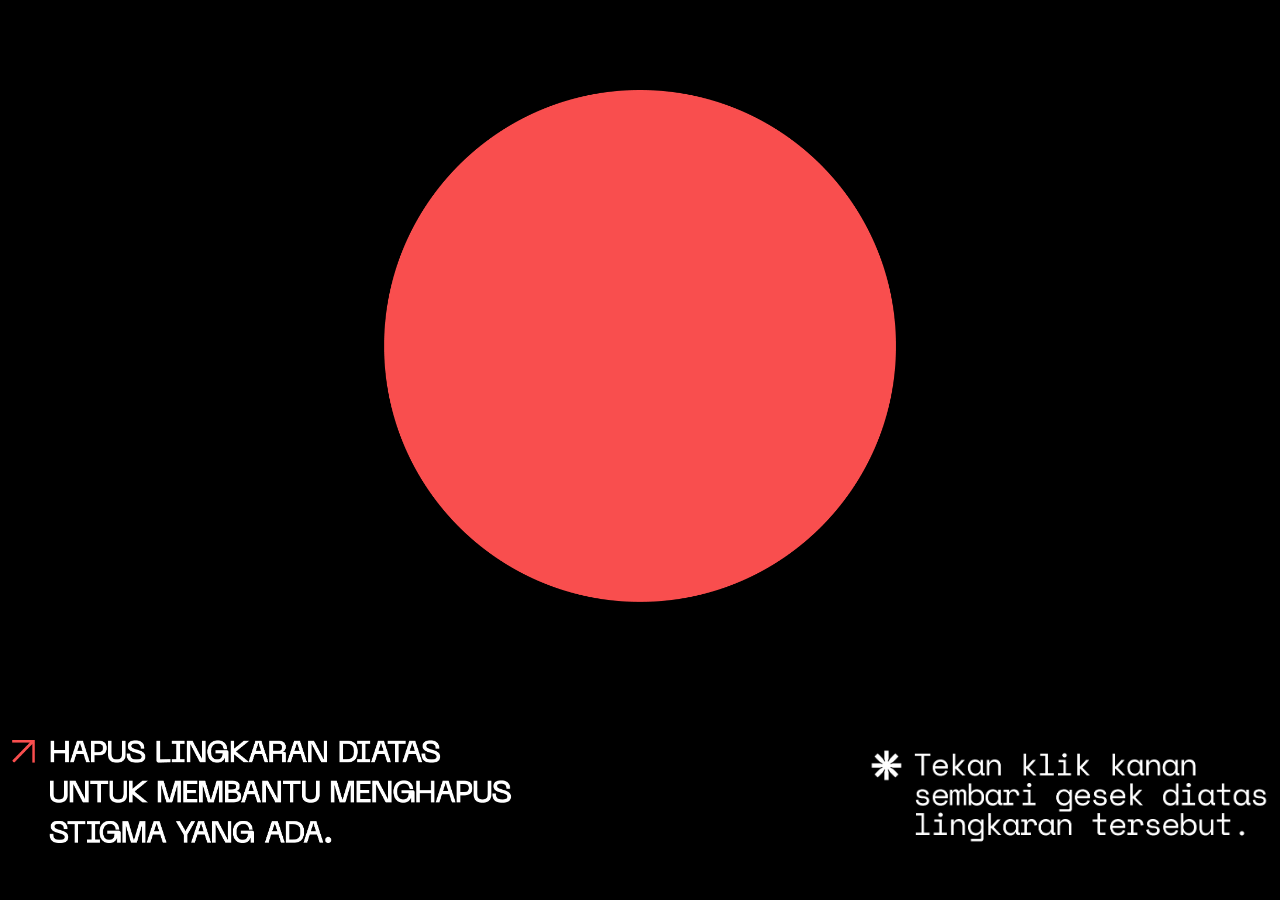
<file: index.html>
<!DOCTYPE html>
<html lang="en">
  <head>
    <meta charset="utf-8" />
    <meta name='HandheldFriendly' content='True' />
    <!-- <meta name='viewport' content='initial-scale=1.0; maximum-scale=1.0; user-scalable=0;' /> -->
    <meta name='viewport' content='user-scalable=0' />
    <meta name="viewport" content="width=device-width" />
        <title>Selamat Datang Di Halaman Kampanya</title>

   <link rel="stylesheet" href="assets/css/navbar.css">
    <link rel="stylesheet" href="assets/css/footer.css">
    <link rel="stylesheet" href="assets/css/index.css">
      <link rel="stylesheet" href="assets/css/ereser.css">
  </head>
  <body>

 
  
    <span class="container">
      <a href="home.html"><img id="robot" src="assets/img/Logo-all.png" />
      <img id="redux" class="dotsred" src="assets/img/reddots.png" /></a>
      
    </span>
    <img class="stigma-text" src="assets/img/stigma-icon.png">
      <img class="stigma-text-2" src="assets/img/tekan.png">

      

  
    <script src="https://ajax.googleapis.com/ajax/libs/jquery/3.5.1/jquery.min.js"></script>
    <script src='assets/js/jquery.eraser.js' type='text/javascript'></script>
    <script type = "text/javascript">

      $(function(){
        $('#redux').eraser({
        
        });

        

      });

    </script>

  </body>
</file>
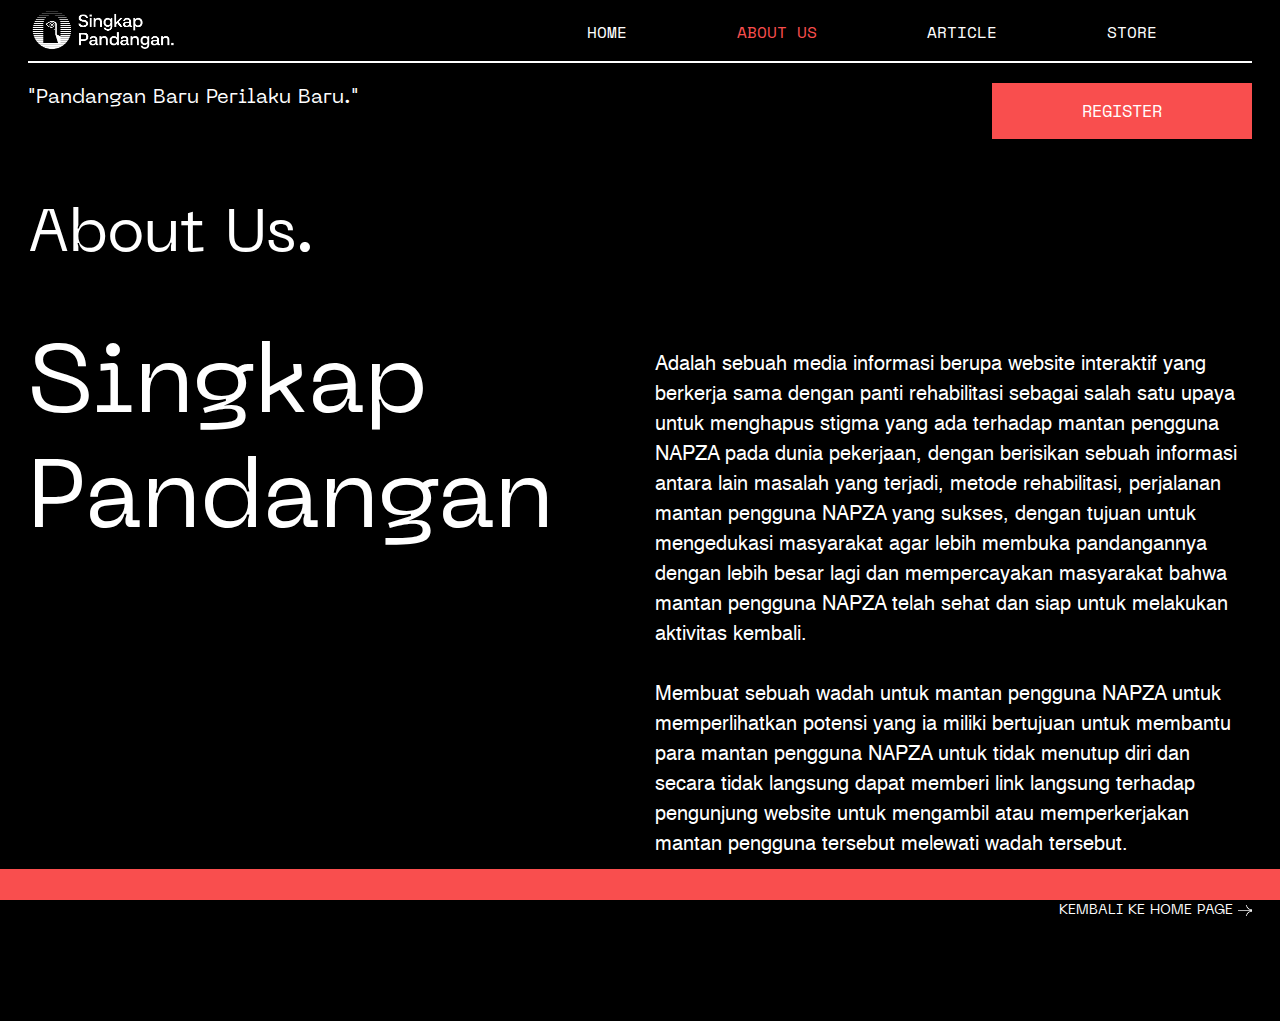
<file: about.html>
<!doctype html>
<html lang="en">
  <head>
    <!-- Required meta tags -->
    <meta charset="utf-8">
    <meta name="viewport" content="width=device-width, initial-scale=1, shrink-to-fit=no">

    <!-- Bootstrap CSS -->
    <link rel="stylesheet" href="assets/css/bootstrap.min.css">

    <!-- Swiper CSS -->
    <link rel="stylesheet" href="assets/css/swiper-bundle.min.css">
    <link rel="stylesheet" href="assets/css/option-swiper.css">

    <!-- CSS -->
    <link rel="stylesheet" href="assets/css/navbar.css">
    <link rel="stylesheet" href="assets/css/footer.css">
    <link rel="stylesheet" href="assets/css/about.css">
      
    <!-- Icon CSS -->
    <link rel="stylesheet" href="https://use.fontawesome.com/releases/v5.6.3/css/all.css" integrity="sha384-UHRtZLI+pbxtHCWp1t77Bi1L4ZtiqrqD80Kn4Z8NTSRyMA2Fd33n5dQ8lWUE00s/" crossorigin="anonymous">
      
        <!-- Import Font -->
        <style type="text/css">
           @font-face {
                font-family: "Helv";
                src: url('assets/font/Helvetica.ttf');
            }
           @font-face {
                font-family: "NM-L";
                src: url('assets/font/NeueMachina-Light.otf');
            }
           @font-face {
                font-family: "NM-R";
                src: url('assets/font/NeueMachina-Regular.otf');
            }
           @font-face {
                font-family: "NM-U";
                src: url('assets/font/NeueMachina-Ultrabold.otf');
            }
           @font-face {
                font-family: "SM-B";
                src: url('assets/font/SpaceMono-Bold.ttf');
            }
           @font-face {
                font-family: "SM-R";
                src: url('assets/font/SpaceMono-Regular.ttf');
            }
        </style>

    <title>Nama Kampanye | Home</title>
  </head>
  <body>
            <div class="navbar navbar2">
                <a href="home.html">
                    <div class="row">
                        <div class="logo"><img src="assets/img/Logo-all.png"></div>
                    </div>
                </a>
                <ul>
                    <li><a href="store.html">STORE</a></li>
                    <li><a href="article.html">ARTICLE</a></li>
                    <li><a href="about.html" class="active">ABOUT US</a></li>
                    <li><a href="home.html">HOME</a></li>
                </ul>
                <div class="border-nav"></div>
                <div class="col-md-6 nav-bawah">
                    <p id="tagline-nav">"Pandangan Baru Perilaku Baru."</p>
                </div>
                <div class="col-md-6 nav-bawah">
                    <a href="registrasi.html" id="btnnav">REGISTER</a>
                </div>
            </div>
      
        <div class="col-md-12 header">
            <div class="row justify-content-md-center">
                <div class="col-md-6">
                    <h2>About Us.</h2>
                    <h1>Singkap<br>Pandangan</h1>
                </div>
                <div class="col-md-6">
                    <p>Adalah sebuah media informasi berupa website interaktif yang berkerja sama dengan panti rehabilitasi sebagai salah satu upaya untuk menghapus stigma yang ada terhadap mantan pengguna NAPZA pada dunia pekerjaan, dengan berisikan sebuah informasi antara lain masalah yang terjadi, metode rehabilitasi, perjalanan mantan pengguna NAPZA yang sukses, dengan tujuan untuk mengedukasi masyarakat agar lebih membuka pandangannya dengan lebih besar lagi dan mempercayakan masyarakat bahwa mantan pengguna NAPZA telah sehat dan siap untuk melakukan aktivitas kembali. 
                    <br><br>
                    Membuat sebuah wadah untuk mantan pengguna NAPZA untuk memperlihatkan potensi yang ia miliki bertujuan untuk membantu para mantan pengguna NAPZA untuk tidak menutup diri dan secara tidak langsung dapat memberi link langsung terhadap pengunjung website untuk mengambil atau memperkerjakan mantan pengguna tersebut melewati wadah tersebut.
                    </p>
                    <br>
                    <a href="home.html">KEMBALI KE HOME PAGE <img src="assets/img/arrow-right.png"></a>
                </div>
            </div>
        </div>
    
      <div class="col-md-12 footer-fixed">
       <p class="marquee"><span>BNN Banten Musnahkan Ganja 301 Kilogram Kiriman AcehRabu, 21 Okt 2020 // BNN Bekuk Kurir Pembawa Sabu dan Ekstasi Asal Malaysia  SELASA, 27 OKT 2020 //</span></p>
      </div>
      
      
    <!-- jQuery first, then Popper.js, then Bootstrap JS -->
    <script src="https://ajax.googleapis.com/ajax/libs/jquery/3.5.1/jquery.min.js"></script>
    <script src="https://cdn.jsdelivr.net/npm/popper.js@1.16.1/dist/umd/popper.min.js" integrity="sha384-9/reFTGAW83EW2RDu2S0VKaIzap3H66lZH81PoYlFhbGU+6BZp6G7niu735Sk7lN" crossorigin="anonymous"></script>
    <script src="assets/js/bootstrap.min.js"></script>
    <script src="assets/js/swiper-bundle.min.js"></script>

    <!-- Optional JavaScript -->
    <script src="assets/js/option.js"></script>
  </body>
</html>
</file>
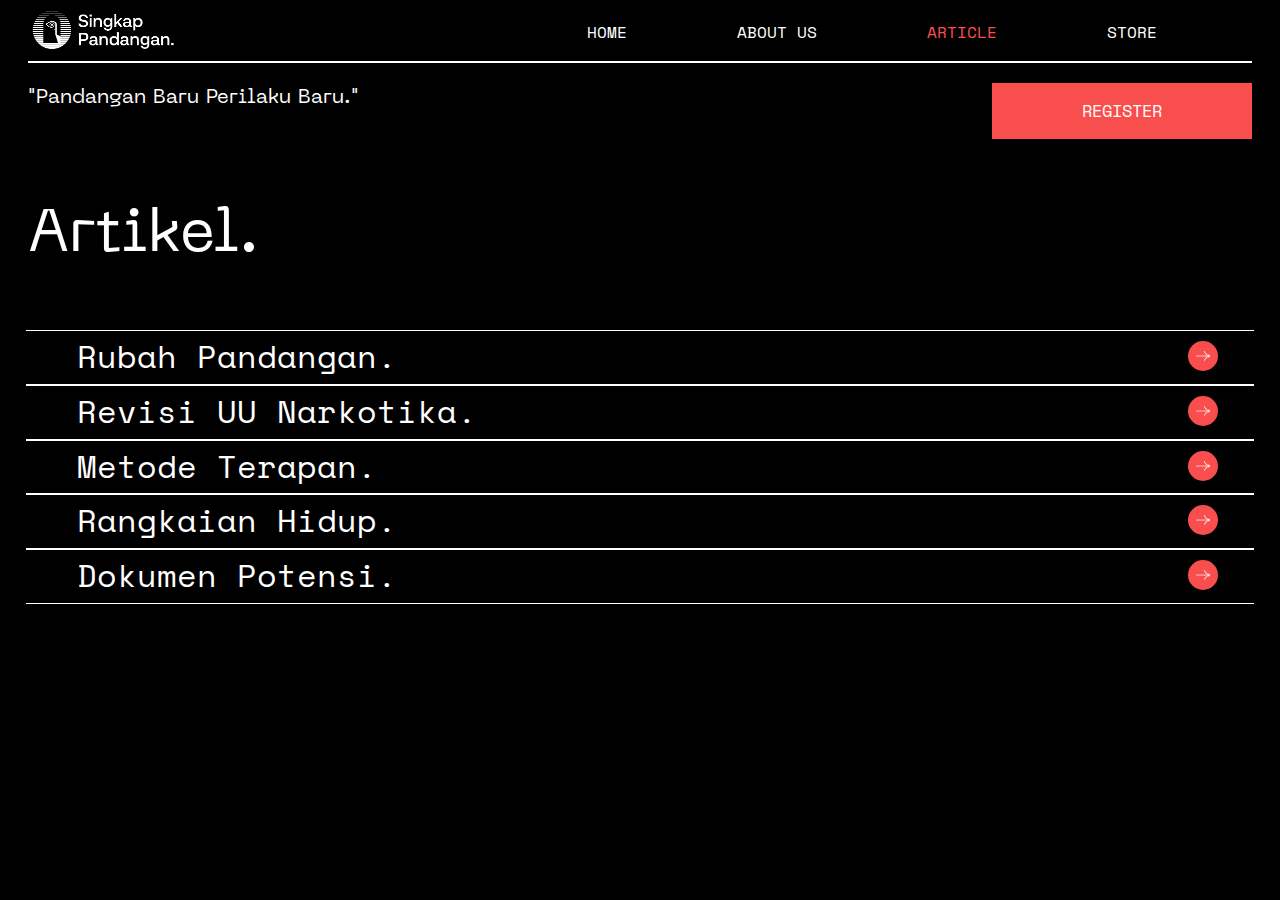
<file: article.html>
<!doctype html>
<html lang="en">
  <head>
    <!-- Required meta tags -->
    <meta charset="utf-8">
    <meta name="viewport" content="width=device-width, initial-scale=1, shrink-to-fit=no">

    <!-- Bootstrap CSS -->
    <link rel="stylesheet" href="assets/css/bootstrap.min.css">

    <!-- Swiper CSS -->
    <link rel="stylesheet" href="assets/css/swiper-bundle.min.css">
    <link rel="stylesheet" href="assets/css/option-swiper.css">

    <!-- CSS -->
    <link rel="stylesheet" href="assets/css/navbar.css">
    <link rel="stylesheet" href="assets/css/footer.css">
    <link rel="stylesheet" href="assets/css/article.css">
      
    <!-- Icon CSS -->
    <link rel="stylesheet" href="https://use.fontawesome.com/releases/v5.6.3/css/all.css" integrity="sha384-UHRtZLI+pbxtHCWp1t77Bi1L4ZtiqrqD80Kn4Z8NTSRyMA2Fd33n5dQ8lWUE00s/" crossorigin="anonymous">
      
        <!-- Import Font -->
        <style type="text/css">
           @font-face {
                font-family: "Helv";
                src: url('assets/font/Helvetica.ttf');
            }
           @font-face {
                font-family: "NM-L";
                src: url('assets/font/NeueMachina-Light.otf');
            }
           @font-face {
                font-family: "NM-R";
                src: url('assets/font/NeueMachina-Regular.otf');
            }
           @font-face {
                font-family: "NM-U";
                src: url('assets/font/NeueMachina-Ultrabold.otf');
            }
           @font-face {
                font-family: "SM-B";
                src: url('assets/font/SpaceMono-Bold.ttf');
            }
           @font-face {
                font-family: "SM-R";
                src: url('assets/font/SpaceMono-Regular.ttf');
            }
        </style>

    <title>Nama Kampanye | Home</title>
  </head>
  <body>
            <div class="navbar navbar2">
                <a href="home.html">
                    <div class="row">
                        <div class="logo"><img src="assets/img/Logo-all.png"></div>
                    </div>
                </a>
                <ul>
                    <li><a href="store.html">STORE</a></li>
                    <li><a href="article.html" class="active">ARTICLE</a></li>
                    <li><a href="about.html">ABOUT US</a></li>
                    <li><a href="home.html">HOME</a></li>
                </ul>
                <div class="border-nav"></div>
                <div class="col-md-6 nav-bawah">
                    <p id="tagline-nav">"Pandangan Baru Perilaku Baru."</p>
                </div>
                <div class="col-md-6 nav-bawah">
                    <a href="registrasi.html" id="btnnav">REGISTER</a>
                </div>
            </div>
      
        <div class="col-md-12 header">
            <div class="row justify-content-md-center">
                <div class="col-md-12">
                    <h1>Artikel.</h1>
                </div>
                <div class="col-md-12 menu-artikel">
                    <a href="statistik-detail.html" class="row justify-content-md-center btn-scroll">
                        <h2 class="col-md-11">Rubah Pandangan.</h2>
                        <img class="col-md-1" src="assets/img/arrow-right.png">
                    </a>
                    <a href="artikel-detail.html" class="row justify-content-md-center btn-scroll">
                        <h2 class="col-md-11">Revisi UU Narkotika.</h2>
                        <img class="col-md-1" src="assets/img/arrow-right.png">
                    </a>
                    <a href="method.html" class="row justify-content-md-center btn-scroll">
                        <h2 class="col-md-11">Metode Terapan.</h2>
                        <img class="col-md-1" src="assets/img/arrow-right.png">
                    </a>
                    <a href="rangkaian-detail.html" class="row justify-content-md-center btn-scroll">
                        <h2 class="col-md-11">Rangkaian Hidup.</h2>
                        <img class="col-md-1" src="assets/img/arrow-right.png">
                    </a>
                    <a href="dokumen-potensi.html" class="row justify-content-md-center btn-scroll">
                        <h2 class="col-md-11">Dokumen Potensi.</h2>
                        <img class="col-md-1" src="assets/img/arrow-right.png">
                    </a>
                </div>
            </div>
        </div>
      
     
      
      
    <!-- jQuery first, then Popper.js, then Bootstrap JS -->
    <script src="https://ajax.googleapis.com/ajax/libs/jquery/3.5.1/jquery.min.js"></script>
    <script src="https://cdn.jsdelivr.net/npm/popper.js@1.16.1/dist/umd/popper.min.js" integrity="sha384-9/reFTGAW83EW2RDu2S0VKaIzap3H66lZH81PoYlFhbGU+6BZp6G7niu735Sk7lN" crossorigin="anonymous"></script>
    <script src="assets/js/bootstrap.min.js"></script>
    <script src="assets/js/swiper-bundle.min.js"></script>

    <!-- Optional JavaScript -->
    <script src="assets/js/option.js"></script>
  </body>
</html>
</file>
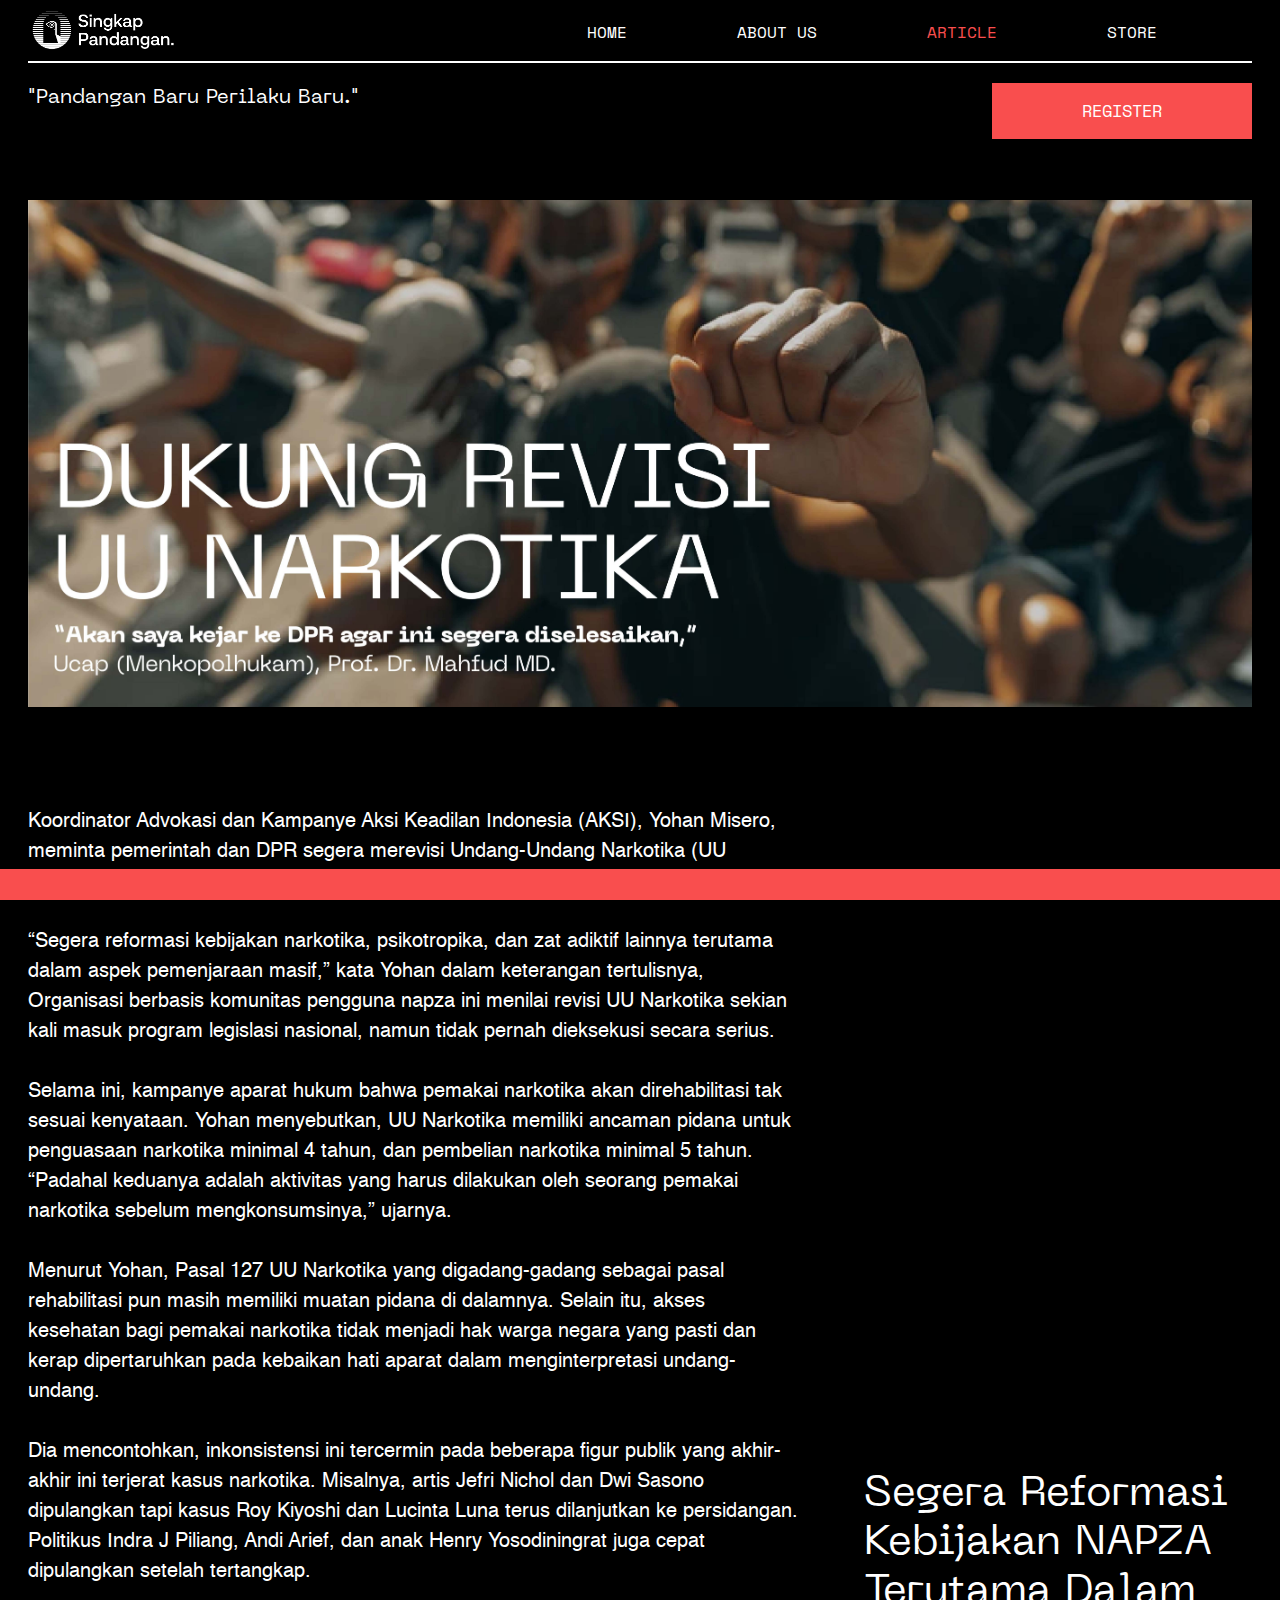
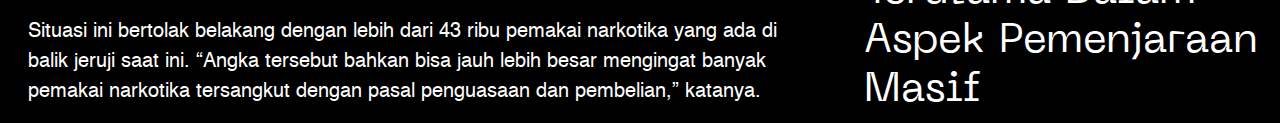
<file: artikel-detail.html>
<!doctype html>
<html lang="en">
  <head>
    <!-- Required meta tags -->
    <meta charset="utf-8">
    <meta name="viewport" content="width=device-width, initial-scale=1, shrink-to-fit=no">

    <!-- Bootstrap CSS -->
    <link rel="stylesheet" href="assets/css/bootstrap.min.css">

    <!-- Swiper CSS -->
    <link rel="stylesheet" href="assets/css/swiper-bundle.min.css">
    <link rel="stylesheet" href="assets/css/option-swiper.css">

    <!-- CSS -->
    <link rel="stylesheet" href="assets/css/navbar.css">
    <link rel="stylesheet" href="assets/css/footer.css">
    <link rel="stylesheet" href="assets/css/article.css">
      
    <!-- Icon CSS -->
    <link rel="stylesheet" href="https://use.fontawesome.com/releases/v5.6.3/css/all.css" integrity="sha384-UHRtZLI+pbxtHCWp1t77Bi1L4ZtiqrqD80Kn4Z8NTSRyMA2Fd33n5dQ8lWUE00s/" crossorigin="anonymous">
      
        <!-- Import Font -->
        <style type="text/css">
           @font-face {
                font-family: "Helv";
                src: url('assets/font/Helvetica.ttf');
            }
           @font-face {
                font-family: "NM-L";
                src: url('assets/font/NeueMachina-Light.otf');
            }
           @font-face {
                font-family: "NM-R";
                src: url('assets/font/NeueMachina-Regular.otf');
            }
           @font-face {
                font-family: "NM-U";
                src: url('assets/font/NeueMachina-Ultrabold.otf');
            }
           @font-face {
                font-family: "SM-B";
                src: url('assets/font/SpaceMono-Bold.ttf');
            }
           @font-face {
                font-family: "SM-R";
                src: url('assets/font/SpaceMono-Regular.ttf');
            }
        </style>

    <title>Nama Kampanye | Home</title>
  </head>
  <body>
            <div class="navbar navbar2">
                <a href="home.html">
                    <div class="row">
                        <div class="logo"><img src="assets/img/Logo-all.png"></div>
                    </div>
                </a>
                <ul>
                    <li><a href="store.html">STORE</a></li>
                    <li><a href="article.html" class="active">ARTICLE</a></li>
                    <li><a href="about.html">ABOUT US</a></li>
                    <li><a href="home.html">HOME</a></li>
                </ul>
                <div class="border-nav"></div>
                <div class="col-md-6 nav-bawah">
                    <p id="tagline-nav">"Pandangan Baru Perilaku Baru."</p>
                </div>
                <div class="col-md-6 nav-bawah">
                    <a href="registrasi.html" id="btnnav">REGISTER</a>
                </div>
            </div>
      
      
      <div class="col-md-12 artikel artikel-1 mb-5" id="artikel-1">
          <div class="row justify-content-md-center">
              <div class="col-md-12">
                <img src="assets/img/slide-2.jpg">
              </div>
            <div class="col-md-8 content-artikel-1">
                <p>Koordinator Advokasi dan Kampanye Aksi Keadilan Indonesia (AKSI), Yohan Misero, meminta pemerintah dan DPR segera merevisi Undang-Undang Narkotika (UU Narkotika).
                <br><br>
                “Segera reformasi kebijakan narkotika, psikotropika, dan zat adiktif lainnya terutama dalam aspek pemenjaraan masif,” kata Yohan dalam keterangan tertulisnya, Organisasi berbasis komunitas pengguna napza ini menilai revisi UU Narkotika sekian kali masuk program legislasi nasional, namun tidak pernah dieksekusi secara serius.
<br><br>
                Selama ini, kampanye aparat hukum bahwa pemakai narkotika akan direhabilitasi tak sesuai kenyataan. Yohan menyebutkan, UU Narkotika memiliki ancaman pidana untuk penguasaan narkotika minimal 4 tahun, dan pembelian narkotika minimal 5 tahun.
                “Padahal keduanya adalah aktivitas yang harus dilakukan oleh seorang pemakai narkotika sebelum mengkonsumsinya,” ujarnya.
<br><br>
                Menurut Yohan, Pasal 127 UU Narkotika yang digadang-gadang sebagai pasal rehabilitasi pun masih memiliki muatan pidana di dalamnya. Selain itu, akses kesehatan bagi pemakai narkotika tidak menjadi hak warga negara yang pasti dan kerap dipertaruhkan pada kebaikan hati aparat dalam menginterpretasi undang-undang.
<br><br>
                Dia mencontohkan, inkonsistensi ini tercermin pada beberapa figur publik yang akhir-akhir ini terjerat kasus narkotika. Misalnya, artis  Jefri Nichol dan Dwi Sasono dipulangkan tapi kasus Roy Kiyoshi dan Lucinta Luna terus dilanjutkan ke persidangan. Politikus Indra J Piliang, Andi Arief, dan anak Henry Yosodiningrat juga cepat dipulangkan setelah tertangkap.
<br><br>
                Situasi ini bertolak belakang dengan lebih dari 43 ribu pemakai narkotika yang ada di balik jeruji saat ini. “Angka tersebut bahkan bisa jauh lebih besar mengingat banyak pemakai narkotika tersangkut dengan pasal penguasaan dan pembelian,” katanya.
                </p>
            </div>
              <div class="col-md-4">
                <h2>Segera Reformasi Kebijakan NAPZA Terutama Dalam Aspek Pemenjaraan Masif</h2>
              </div>
          </div>
      </div>
      
     
    
      <div class="col-md-12 footer-fixed">
       <p class="marquee"><span>BNN Banten Musnahkan Ganja 301 Kilogram Kiriman AcehRabu, 21 Okt 2020 // BNN Bekuk Kurir Pembawa Sabu dan Ekstasi Asal Malaysia  SELASA, 27 OKT 2020 //</span></p>
      </div>
      
      
    <!-- jQuery first, then Popper.js, then Bootstrap JS -->
    <script src="https://ajax.googleapis.com/ajax/libs/jquery/3.5.1/jquery.min.js"></script>
    <script src="https://cdn.jsdelivr.net/npm/popper.js@1.16.1/dist/umd/popper.min.js" integrity="sha384-9/reFTGAW83EW2RDu2S0VKaIzap3H66lZH81PoYlFhbGU+6BZp6G7niu735Sk7lN" crossorigin="anonymous"></script>
    <script src="assets/js/bootstrap.min.js"></script>
    <script src="assets/js/swiper-bundle.min.js"></script>

    <!-- Optional JavaScript -->
    <script src="assets/js/option.js"></script>
  </body>
</html>
</file>
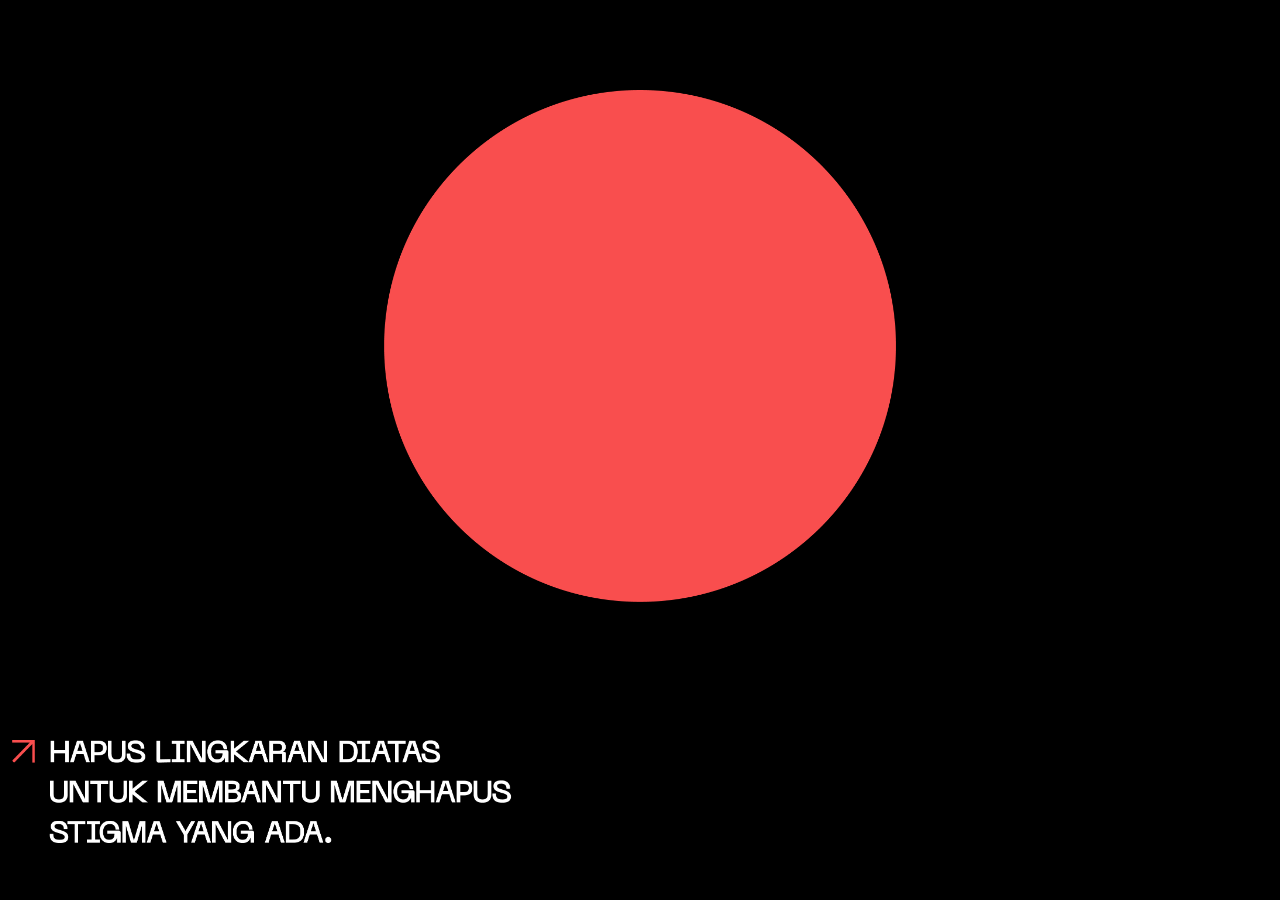
<file: loading.html>
<!DOCTYPE html>
<html lang="en">
  <head>
    <meta charset="utf-8" />
    <meta name='HandheldFriendly' content='True' />
    <!-- <meta name='viewport' content='initial-scale=1.0; maximum-scale=1.0; user-scalable=0;' /> -->
    <meta name='viewport' content='user-scalable=0' />
    <meta name="viewport" content="width=device-width" />
        <title>Selamat Datang Di Halaman Kampanya</title>

   <link rel="stylesheet" href="assets/css/navbar.css">
    <link rel="stylesheet" href="assets/css/footer.css">
    <link rel="stylesheet" href="assets/css/index.css">
      <link rel="stylesheet" href="assets/css/ereser.css">
  </head>
  <body>

 
  
    <span class="container">
      <a href="index.html"><img id="robot" src="assets/img/log-kampanye-erese.png" />
      <img id="redux" class="dotsred" src="assets/img/reddots.png" /></a>
      
    </span>
    <img class="stigma-text" src="assets/img/stigma-icon.png">
      

  
    <script src="https://ajax.googleapis.com/ajax/libs/jquery/3.5.1/jquery.min.js"></script>
    <script src='assets/js/jquery.eraser.js' type='text/javascript'></script>
    <script type = "text/javascript">

      $(function(){
        $('#redux').eraser({
        
        });

        

      });

    </script>

  </body>

</html>
</file>
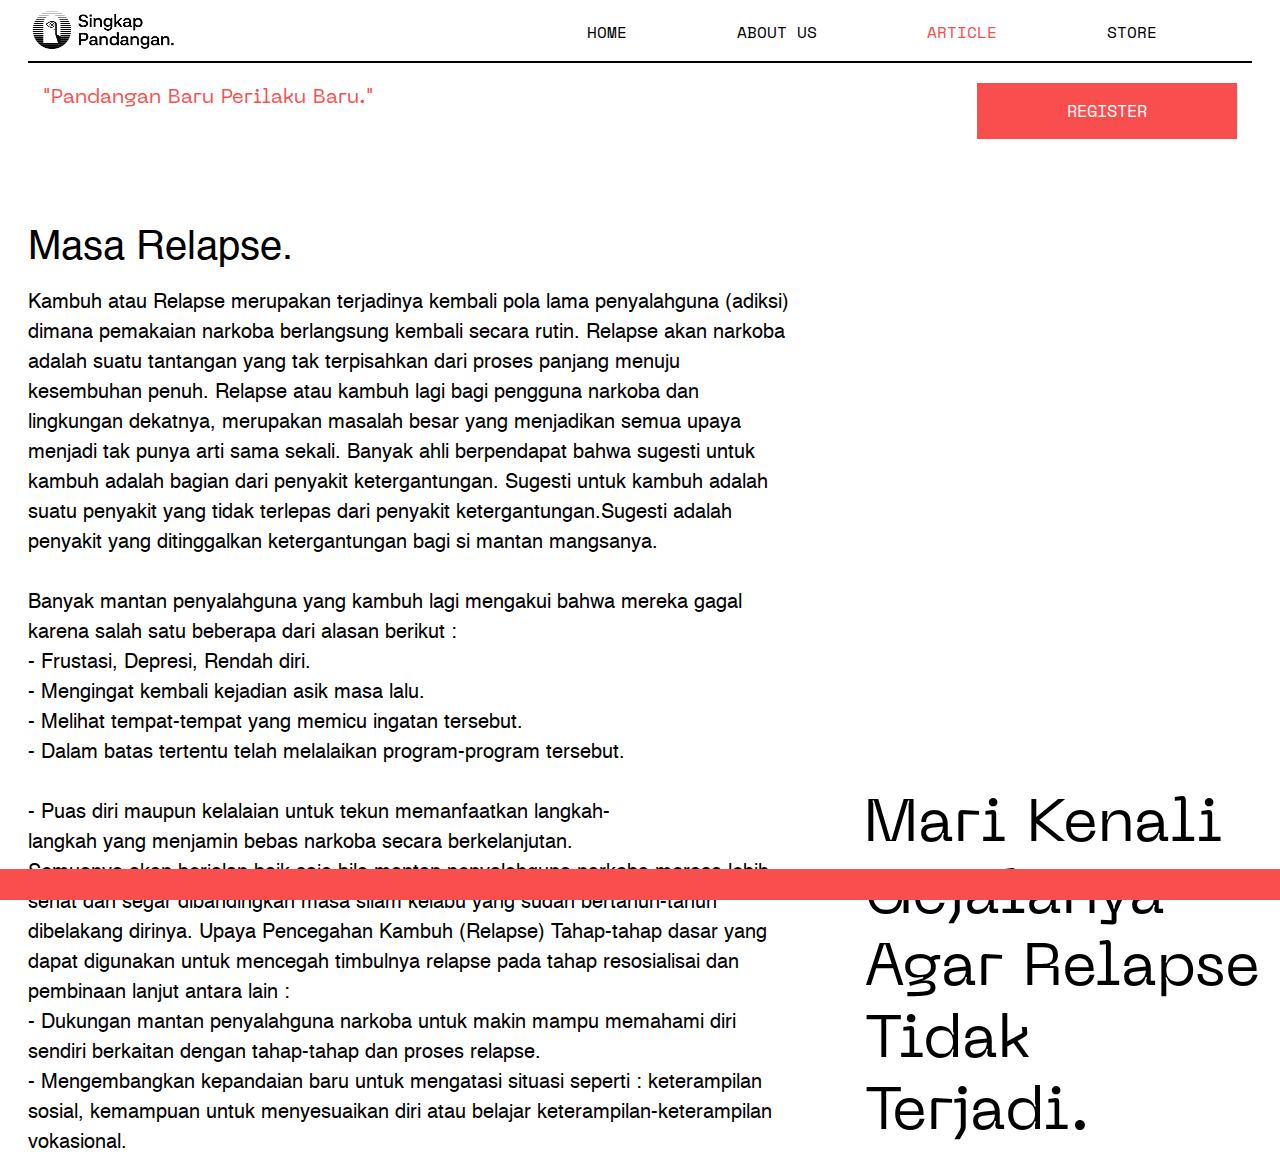
<file: masa-realepse.html>
<!doctype html>
<html lang="en">
  <head>
    <!-- Required meta tags -->
    <meta charset="utf-8">
    <meta name="viewport" content="width=device-width, initial-scale=1, shrink-to-fit=no">

    <!-- Bootstrap CSS -->
    <link rel="stylesheet" href="assets/css/bootstrap.min.css">

    <!-- Swiper CSS -->
    <link rel="stylesheet" href="assets/css/swiper-bundle.min.css">
    <link rel="stylesheet" href="assets/css/option-swiper.css">

    <!-- CSS -->
    <link rel="stylesheet" href="assets/css/navbar-white.css">
    <link rel="stylesheet" href="assets/css/footer.css">
    <link rel="stylesheet" href="assets/css/rhidup.css">
      
    <!-- Icon CSS -->
    <link rel="stylesheet" href="https://use.fontawesome.com/releases/v5.6.3/css/all.css" integrity="sha384-UHRtZLI+pbxtHCWp1t77Bi1L4ZtiqrqD80Kn4Z8NTSRyMA2Fd33n5dQ8lWUE00s/" crossorigin="anonymous">
      
        <!-- Import Font -->
        <style type="text/css">
           @font-face {
                font-family: "Helv";
                src: url('assets/font/Helvetica.ttf');
            }
           @font-face {
                font-family: "NM-L";
                src: url('assets/font/NeueMachina-Light.otf');
            }
           @font-face {
                font-family: "NM-R";
                src: url('assets/font/NeueMachina-Regular.otf');
            }
           @font-face {
                font-family: "NM-U";
                src: url('assets/font/NeueMachina-Ultrabold.otf');
            }
           @font-face {
                font-family: "SM-B";
                src: url('assets/font/SpaceMono-Bold.ttf');
            }
           @font-face {
                font-family: "SM-R";
                src: url('assets/font/SpaceMono-Regular.ttf');
            }
        </style>

    <title>Nama Kampanye | Home</title>
  </head>
  <body>
            <div class="navbar navbar2">
                <a href="home.html">
                    <div class="row">
                        <div class="logo"><img src="assets/img/Logo-black.png"></div>
                    </div>
                </a>
                <ul>
                    <li><a href="store.html">STORE</a></li>
                    <li><a href="article.html" class="active">ARTICLE</a></li>
                    <li><a href="about.html">ABOUT US</a></li>
                    <li><a href="home.html">HOME</a></li>
                </ul>
                <div class="border-nav"></div>
                <div class="col-md-6 nav-bawah">
                    <p id="tagline-nav">"Pandangan Baru Perilaku Baru."</p>
                </div>
                <div class="col-md-6 nav-bawah">
                    <a href="registrasi.html" id="btnnav">REGISTER</a>
                </div>
            </div>
      
      
      <div class="col-md-12 artikel artikel-1 mb-5" id="artikel-1">
          
          <div class="row justify-content-md-center">
              
            <div class="col-md-8 content-artikel-1 mt-4">
                <h1 class="mb-3">Masa Relapse.</h1>
                Kambuh atau Relapse merupakan terjadinya kembali pola lama penyalahguna (adiksi) dimana pemakaian narkoba berlangsung kembali secara rutin. Relapse akan narkoba adalah suatu tantangan yang tak terpisahkan dari proses panjang menuju kesembuhan penuh. Relapse atau kambuh lagi bagi pengguna narkoba dan lingkungan dekatnya, merupakan masalah besar yang menjadikan semua upaya menjadi tak punya arti sama sekali. Banyak ahli berpendapat bahwa sugesti untuk kambuh adalah bagian dari penyakit ketergantungan. Sugesti untuk kambuh adalah suatu penyakit yang tidak terlepas dari penyakit ketergantungan.Sugesti adalah penyakit yang ditinggalkan ketergantungan bagi si mantan mangsanya. <br><br>

                Banyak mantan penyalahguna yang kambuh lagi mengakui bahwa mereka gagal karena salah satu beberapa dari alasan berikut :
                 <br>
                - Frustasi, Depresi, Rendah diri. <br>
                - Mengingat kembali kejadian asik masa lalu. <br>
                - Melihat tempat-tempat yang memicu ingatan tersebut. <br>
                - Dalam batas tertentu telah melalaikan program-program tersebut. <br><br>
                - Puas diri maupun kelalaian untuk tekun memanfaatkan langkah- <br>langkah yang menjamin 
                  bebas narkoba secara berkelanjutan. <br>

                Semuanya akan berjalan baik saja bila mantan penyalahguna narkoba merasa lebih sehat dan segar dibandingkan masa silam kelabu yang sudah bertahun-tahun dibelakang dirinya. Upaya Pencegahan Kambuh (Relapse) Tahap-tahap dasar yang dapat digunakan untuk mencegah timbulnya relapse pada tahap resosialisai dan pembinaan lanjut antara lain :
                 <br>
                - Dukungan mantan penyalahguna narkoba untuk makin mampu memahami diri sendiri 
                  berkaitan dengan tahap-tahap dan proses relapse. <br>
                - Mengembangkan kepandaian baru untuk mengatasi situasi seperti : keterampilan sosial, 
                  kemampuan untuk menyesuaikan diri atau belajar keterampilan-keterampilan vokasional.

            </div>
              <div class="col-md-4">
                <h2 style="font-size:60px; ">
                    Mari Kenali
                    Gejalanya
                    Agar Relapse
                    Tidak Terjadi.
                    </h2>
              </div>
          </div>
      </div>
      
     
    
      <div class="col-md-12 footer-fixed">
       <p class="marquee"><span>BNN Banten Musnahkan Ganja 301 Kilogram Kiriman AcehRabu, 21 Okt 2020 // BNN Bekuk Kurir Pembawa Sabu dan Ekstasi Asal Malaysia  SELASA, 27 OKT 2020 //</span></p>
      </div>
      
      
    <!-- jQuery first, then Popper.js, then Bootstrap JS -->
    <script src="https://ajax.googleapis.com/ajax/libs/jquery/3.5.1/jquery.min.js"></script>
    <script src="https://cdn.jsdelivr.net/npm/popper.js@1.16.1/dist/umd/popper.min.js" integrity="sha384-9/reFTGAW83EW2RDu2S0VKaIzap3H66lZH81PoYlFhbGU+6BZp6G7niu735Sk7lN" crossorigin="anonymous"></script>
    <script src="assets/js/bootstrap.min.js"></script>
    <script src="assets/js/swiper-bundle.min.js"></script>

    <!-- Optional JavaScript -->
    <script src="assets/js/option.js"></script>
  </body>
</html>
</file>
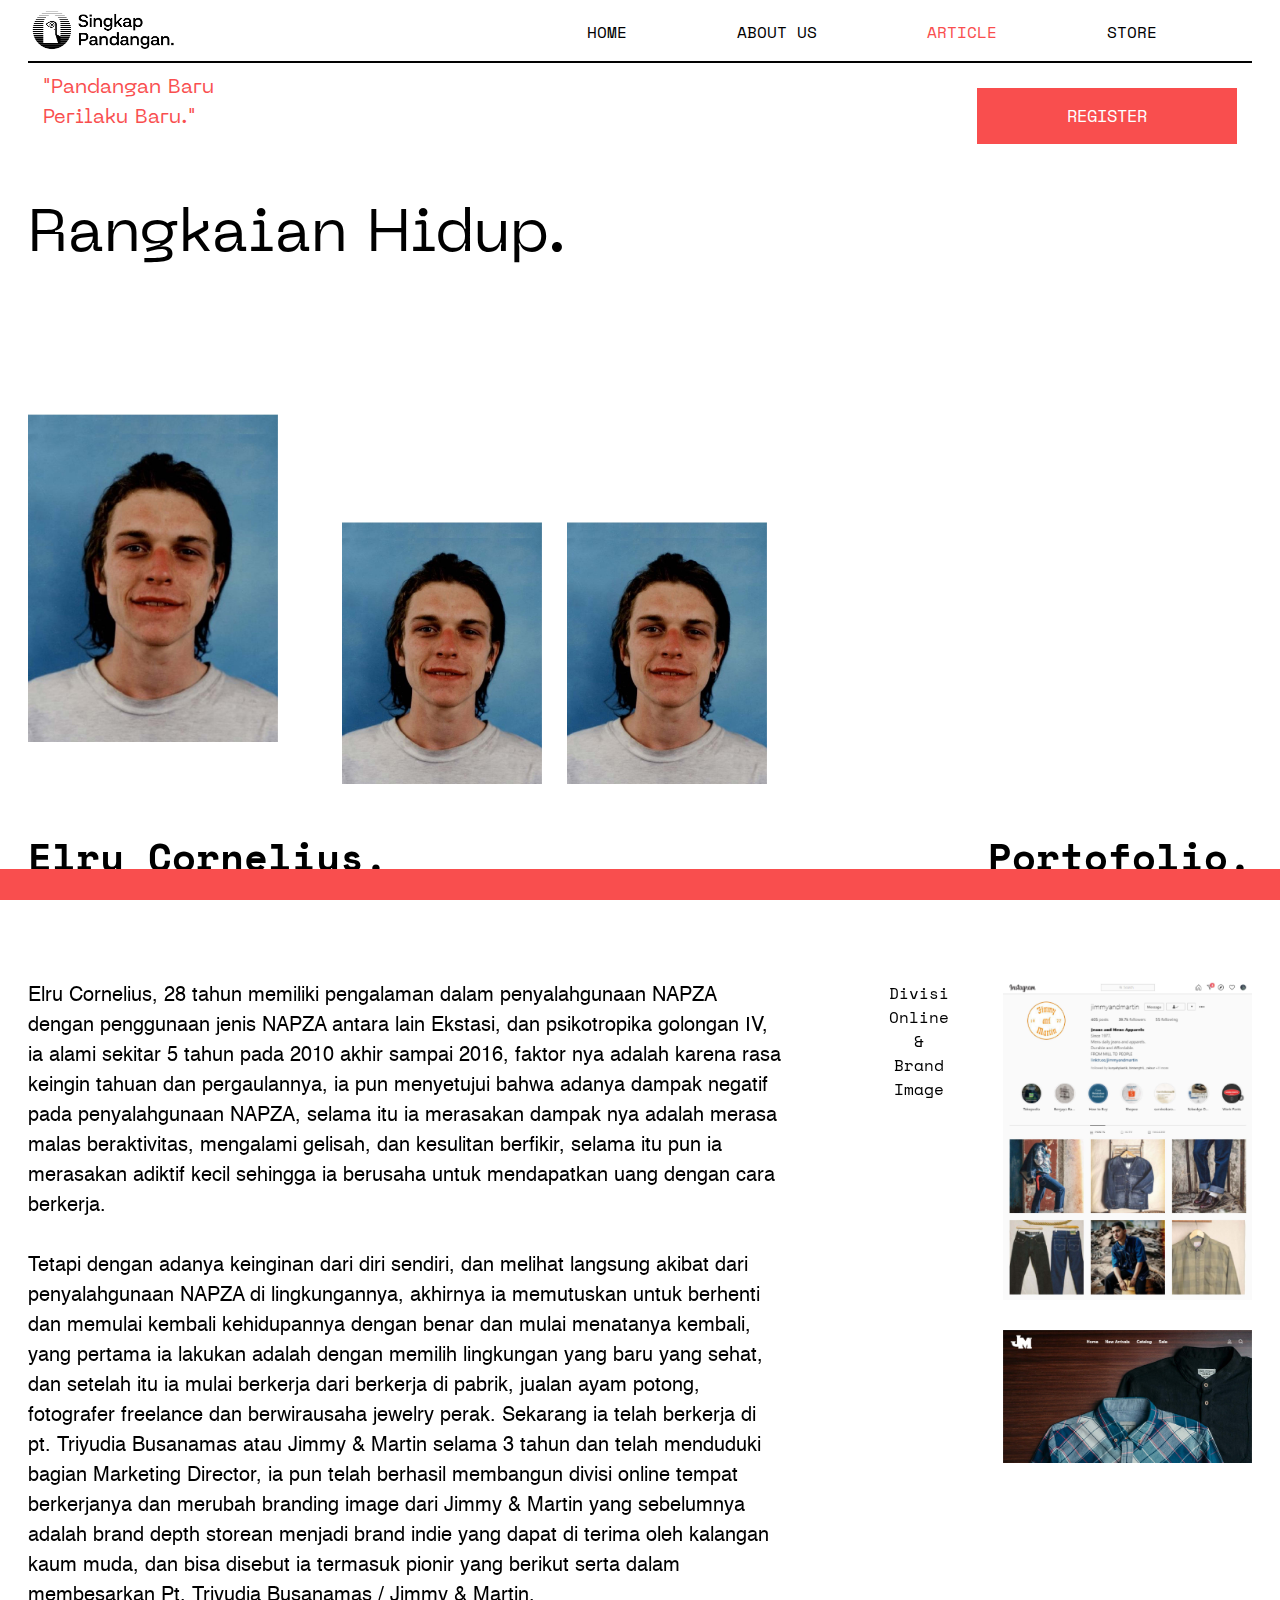
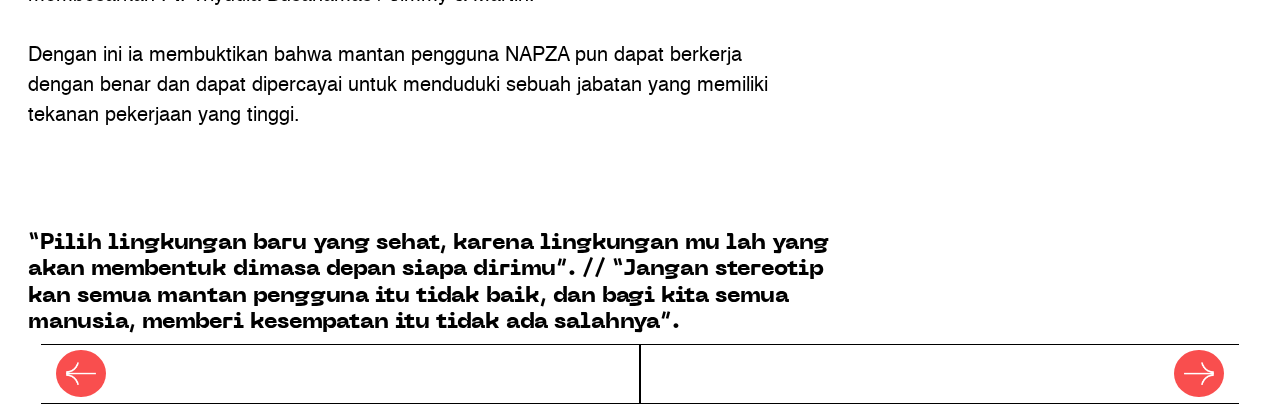
<file: rangkaian-detail.html>
<!doctype html>
<html lang="en">
  <head>
    <!-- Required meta tags -->
    <meta charset="utf-8">
    <meta name="viewport" content="width=device-width, initial-scale=1, shrink-to-fit=no">

    <!-- Bootstrap CSS -->
    <link rel="stylesheet" href="assets/css/bootstrap.min.css">

    <!-- Swiper CSS -->
    <link rel="stylesheet" href="assets/css/swiper-bundle.min.css">
    <link rel="stylesheet" href="assets/css/option-swiper.css">

    <!-- CSS -->
    <link rel="stylesheet" href="assets/css/navbar-white.css">
    <link rel="stylesheet" href="assets/css/footer.css">
    <link rel="stylesheet" href="assets/css/rhidup.css">
      
    <!-- Icon CSS -->
    <link rel="stylesheet" href="https://use.fontawesome.com/releases/v5.6.3/css/all.css" integrity="sha384-UHRtZLI+pbxtHCWp1t77Bi1L4ZtiqrqD80Kn4Z8NTSRyMA2Fd33n5dQ8lWUE00s/" crossorigin="anonymous">
      
        <!-- Import Font -->
        <style type="text/css">
           @font-face {
                font-family: "Helv";
                src: url('assets/font/Helvetica.ttf');
            }
           @font-face {
                font-family: "NM-L";
                src: url('assets/font/NeueMachina-Light.otf');
            }
           @font-face {
                font-family: "NM-R";
                src: url('assets/font/NeueMachina-Regular.otf');
            }
           @font-face {
                font-family: "NM-U";
                src: url('assets/font/NeueMachina-Ultrabold.otf');
            }
           @font-face {
                font-family: "SM-B";
                src: url('assets/font/SpaceMono-Bold.ttf');
            }
           @font-face {
                font-family: "SM-R";
                src: url('assets/font/SpaceMono-Regular.ttf');
            }
        </style>

    <title>Nama Kampanye | Home</title>
  </head>
  <body>
            <div class="navbar navbar2">
                <a href="home.html">
                    <div class="row">
                        <div class="logo"><img src="assets/img/Logo-black.png"></div>
                    </div>
                </a>
                <ul>
                    <li><a href="store.html">STORE</a></li>
                    <li><a href="article.html" class="active">ARTICLE</a></li>
                    <li><a href="about.html">ABOUT US</a></li>
                    <li><a href="home.html">HOME</a></li>
                </ul>
                <div class="border-nav"></div>
                <div class="col-md-6 nav-bawah">
                    <p id="tagline-nav">"Pandangan Baru<br>Perilaku Baru."</p>
                </div>
                <div class="col-md-6 nav-bawah">
                    <a href="registrasi.html" id="btnnav">REGISTER</a>
                </div>
            </div>
      
        
      
    
      
     
      
      <div class="col-md-12 artikel artikel-4" id="artikel-4">
            <h2>Rangkaian Hidup.</h2>
              <!-- Swiper -->
              <div class="swiper-container swiper4">
                <div class="swiper-wrapper">
                    <div class="swiper-slide">
                        <div class="row justify-content-md-center">
                            <div class="col-md-12">
                                <img src="assets/img/slide-4.jpg">
                                <img src="assets/img/slide-4.jpg" class="img-slider">
                                <img src="assets/img/slide-4.jpg" class="img-slider">
                            </div>
                            <div class="col-md-8 content-slider-artikel">
                                <h4>Elru Cornelius.</h4>
                                <p>Elru Cornelius, 28 tahun memiliki pengalaman dalam penyalahgunaan NAPZA dengan penggunaan jenis NAPZA antara lain Ekstasi, dan psikotropika golongan IV, ia alami sekitar 5 tahun pada 2010 akhir sampai 2016, faktor nya adalah karena rasa keingin tahuan dan pergaulannya, ia pun menyetujui bahwa adanya dampak negatif pada penyalahgunaan NAPZA, selama itu ia merasakan dampak nya adalah merasa malas beraktivitas, mengalami gelisah, dan kesulitan berfikir, selama itu pun ia merasakan adiktif kecil sehingga ia berusaha untuk mendapatkan uang dengan cara berkerja.
                                <br><br>
                                Tetapi dengan adanya keinginan dari diri sendiri, dan melihat langsung akibat dari penyalahgunaan NAPZA di lingkungannya, akhirnya ia memutuskan untuk berhenti dan memulai kembali kehidupannya dengan benar dan mulai menatanya kembali, yang pertama ia lakukan adalah dengan memilih lingkungan yang baru yang sehat, dan setelah itu ia mulai berkerja dari berkerja di pabrik, jualan ayam potong, fotografer freelance dan berwirausaha jewelry perak. Sekarang ia telah berkerja di pt. Triyudia Busanamas atau Jimmy & Martin selama 3 tahun dan telah menduduki bagian Marketing Director, ia pun telah berhasil membangun divisi online tempat berkerjanya dan merubah branding image dari Jimmy & Martin yang sebelumnya adalah brand depth storean menjadi brand indie yang dapat di terima oleh kalangan kaum muda, dan bisa disebut ia termasuk pionir yang berikut serta dalam membesarkan Pt. Triyudia Busanamas / Jimmy & Martin. 
                                <br><br>
                                Dengan ini ia membuktikan bahwa mantan pengguna NAPZA pun dapat berkerja dengan benar dan dapat dipercayai untuk menduduki sebuah jabatan yang memiliki tekanan pekerjaan yang tinggi. 
                                </p>
                                <h5>“Pilih lingkungan baru yang sehat, karena lingkungan mu lah yang akan membentuk dimasa depan siapa dirimu”. // “Jangan stereotip kan semua mantan pengguna itu tidak baik, dan bagi kita semua manusia, memberi kesempatan itu tidak ada salahnya”.
                                </h5>
                            </div>
                            <div class="col-md-4 portofolio-artikel">
                                <h4>Portofolio.</h4>
                                <div class="row justify-content-md-center">
                                    <div class="col-md-12">
                                        <div class="row justify-content-md-center">
                                            <div class="col-md-4">
                                                <p style="text-align: center;">Divisi Online<br>&<br>Brand Image</p>
                                            </div>
                                            <div class="col-md-8">
                                                <img src="assets/img/bahanfoto-27.jpg" class="img-bahan-foto-2627">
                                            </div>
                                        </div>
                                    </div>
                                    <div class="col-md-12">
                                        <div class="row justify-content-md-center">
                                            <div class="col-md-4">
                                                <p></p>
                                            </div>
                                            <div class="col-md-8">
                                                <img src="assets/img/bahanfoto-26.jpg" class="img-bahan-foto-2627">
                                            </div>
                                        </div>
                                    </div>
                                </div>
                            </div>
                        </div>
                    </div>
                    <div class="swiper-slide">
                        <div class="row justify-content-md-center">
                            <div class="col-md-12">
                                <img src="assets/img/slide-6.jpg">
                                <img src="assets/img/slide-6.jpg" class="img-slider">
                                <img src="assets/img/slide-6.jpg" class="img-slider">
                            </div>
                            <div class="col-md-8 content-slider-artikel">
                                <h4>Aldmero Andrian.</h4>
                                <p>Lorem ipsum dolor sit amet, consectetuer adipiscing elit, sed diam nonummy nibh euismod tincidunt ut laoreet dolore magna aliquam erat volutpat. Ut wisi enim ad minim veniam, quis nostrud exerci tation ullamcorper suscipit lobortis nisl ut aliquip ex ea commodo consequat. Duis autem vel eum iriure dolor in hendrerit in vulputate velit esse molestie consequat, vel illum dolore eu feugiat nulla facilisis at vero eros et accumsan et iusto odio dignissim qui blandit praesent luptatum zzril delenit augue duis dolore te feugait nulla facilisi. Lorem ipsum dolor sit amet, cons ectetuer adipiscing elit, sed diam nonummy nibh euismod tincidunt ut laoreet dolore magna aliquam erat volutpat. Ut wisi enim ad minim veniam, quis nostrud exerci tation ullamcorper suscipit lobortis nisl ut aliquip ex ea commodo consequat. Lorem ipsum dolor sit amet, consectetuer adipiscing elit, sed diam nonummy nibh euismod tincidunt ut laoreet dolore magna aliquam erat volutpat. Ut wisi enim ad minim veniam, quis nostrud exerci tation ullamcorper suscipit lobortis nisl ut aliquip ex ea commodo consequat. Duis autem vel eum iriure dolor in hendrerit in vulputate velit esse molestie consequat, vel illum dolore eu feugiat nulla facilisis at vero eros et accumsan et iusto odio dignissim qui blandit praesent luptatum zzril delenit augue duis dolore te feugait nulla facilisi.
                                <br><br>
                                Lorem ipsum dolor sit amet, cons ectetuer adipiscing elit, sed diam nonummy nibh euismod tincidunt ut laoreet dolore magna aliquam erat volutpat. Ut wisi enim ad minim veniam, quis nostrud exerci tation ullamcorper suscipit lobortis nisl ut aliquip ex ea commodo consequat. Lorem ipsum dolor sit amet, consectetuer adipiscing elit, sed diam nonummy nibh euismod tincidunt ut laoreet dolore magna aliquam erat volutpat. 
                                </p>
                            </div>
                            <div class="col-md-4 portofolio-artikel">
                                <h4>Portofolio.</h4>
                                <div class="row justify-content-md-center">
                                    <div class="col-md-12">
                                        <div class="row justify-content-md-center">
                                            <div class="col-md-4">
                                                <p>Exhibition “The Potrait Without Artist”</p>
                                            </div>
                                            <div class="col-md-8">
                                                <img src="assets/img/bahanfoto-25.jpg" class="img-bahan-foto-2524">
                                            </div>
                                        </div>
                                    </div>
                                    <div class="col-md-12">
                                        <div class="row justify-content-md-center">
                                            <div class="col-md-4">
                                                <p>Event Cyphers And Cyoresses.</p>
                                            </div>
                                            <div class="col-md-8">
                                                <img src="assets/img/bahanfoto-24.jpg" class="img-bahan-foto-2524">
                                            </div>
                                        </div>
                                    </div>
                                </div>
                            </div>
                        </div>
                    </div>
                    <div class="swiper-slide">
                        <div class="row justify-content-md-center">
                            <div class="col-md-12">
                                <img src="assets/img/slide-5.jpg">
                                <img src="assets/img/slide-5.jpg" class="img-slider">
                                <img src="assets/img/slide-5.jpg" class="img-slider">
                            </div>
                            <div class="col-md-8 content-slider-artikel">
                                <h4>Aldmero Andrian.</h4>
                                <p>Lorem ipsum dolor sit amet, consectetuer adipiscing elit, sed diam nonummy nibh euismod tincidunt ut laoreet dolore magna aliquam erat volutpat. Ut wisi enim ad minim veniam, quis nostrud exerci tation ullamcorper suscipit lobortis nisl ut aliquip ex ea commodo consequat. Duis autem vel eum iriure dolor in hendrerit in vulputate velit esse molestie consequat, vel illum dolore eu feugiat nulla facilisis at vero eros et accumsan et iusto odio dignissim qui blandit praesent luptatum zzril delenit augue duis dolore te feugait nulla facilisi. Lorem ipsum dolor sit amet, cons ectetuer adipiscing elit, sed diam nonummy nibh euismod tincidunt ut laoreet dolore magna aliquam erat volutpat. Ut wisi enim ad minim veniam, quis nostrud exerci tation ullamcorper suscipit lobortis nisl ut aliquip ex ea commodo consequat. Lorem ipsum dolor sit amet, consectetuer adipiscing elit, sed diam nonummy nibh euismod tincidunt ut laoreet dolore magna aliquam erat volutpat. Ut wisi enim ad minim veniam, quis nostrud exerci tation ullamcorper suscipit lobortis nisl ut aliquip ex ea commodo consequat. Duis autem vel eum iriure dolor in hendrerit in vulputate velit esse molestie consequat, vel illum dolore eu feugiat nulla facilisis at vero eros et accumsan et iusto odio dignissim qui blandit praesent luptatum zzril delenit augue duis dolore te feugait nulla facilisi.
                                <br><br>
                                Lorem ipsum dolor sit amet, cons ectetuer adipiscing elit, sed diam nonummy nibh euismod tincidunt ut laoreet dolore magna aliquam erat volutpat. Ut wisi enim ad minim veniam, quis nostrud exerci tation ullamcorper suscipit lobortis nisl ut aliquip ex ea commodo consequat. Lorem ipsum dolor sit amet, consectetuer adipiscing elit, sed diam nonummy nibh euismod tincidunt ut laoreet dolore magna aliquam erat volutpat. 
                                </p>
                            </div>
                            <div class="col-md-4 portofolio-artikel">
                                <h4>Portofolio.</h4>
                                <div class="row justify-content-md-center">
                                    <div class="col-md-12">
                                        <div class="row justify-content-md-center">
                                            <div class="col-md-4">
                                                <p>Content Planner For Spotify.</p>
                                            </div>
                                            <div class="col-md-8">
                                                <img src="assets/img/bahanfoto-28.jpg" class="img-bahan-foto-2829">
                                            </div>
                                        </div>
                                    </div>
                                    <div class="col-md-12">
                                        <div class="row justify-content-md-center">
                                            <div class="col-md-4">
                                                <p>Content Planner For Spotify.</p>
                                            </div>
                                            <div class="col-md-8">
                                                <img src="assets/img/bahanfoto-29.jpg" class="img-bahan-foto-2829">
                                            </div>
                                        </div>
                                    </div>
                                </div>
                            </div>
                        </div>
                    </div>
                </div>
              </div>
            <div class="row justify-content-md-center btn-swiper">
               
                <div class="col-md-6 swiper-prev">
                    <div class="btn-prev two-swiper"><img src="assets/img/arrow-left.png"> PREV</div>
                </div>
                
                <div class="col-md-6 swiper-next">
                    <div class="btn-next two-swiper">NEXT <img src="assets/img/arrow-right.png"></div>
                </div>
               
            </div>
      </div>
    
      <div class="col-md-12 footer-fixed">
       <p class="marquee"><span>BNN Banten Musnahkan Ganja 301 Kilogram Kiriman AcehRabu, 21 Okt 2020 // BNN Bekuk Kurir Pembawa Sabu dan Ekstasi Asal Malaysia  SELASA, 27 OKT 2020 //</span></p>
      </div>
      
      
    <!-- jQuery first, then Popper.js, then Bootstrap JS -->
    <script src="https://ajax.googleapis.com/ajax/libs/jquery/3.5.1/jquery.min.js"></script>
    <script src="https://cdn.jsdelivr.net/npm/popper.js@1.16.1/dist/umd/popper.min.js" integrity="sha384-9/reFTGAW83EW2RDu2S0VKaIzap3H66lZH81PoYlFhbGU+6BZp6G7niu735Sk7lN" crossorigin="anonymous"></script>
    <script src="assets/js/bootstrap.min.js"></script>
    <script src="assets/js/swiper-bundle.min.js"></script>

    <!-- Optional JavaScript -->
    <script src="assets/js/option.js"></script>
  </body>
</html>
</file>
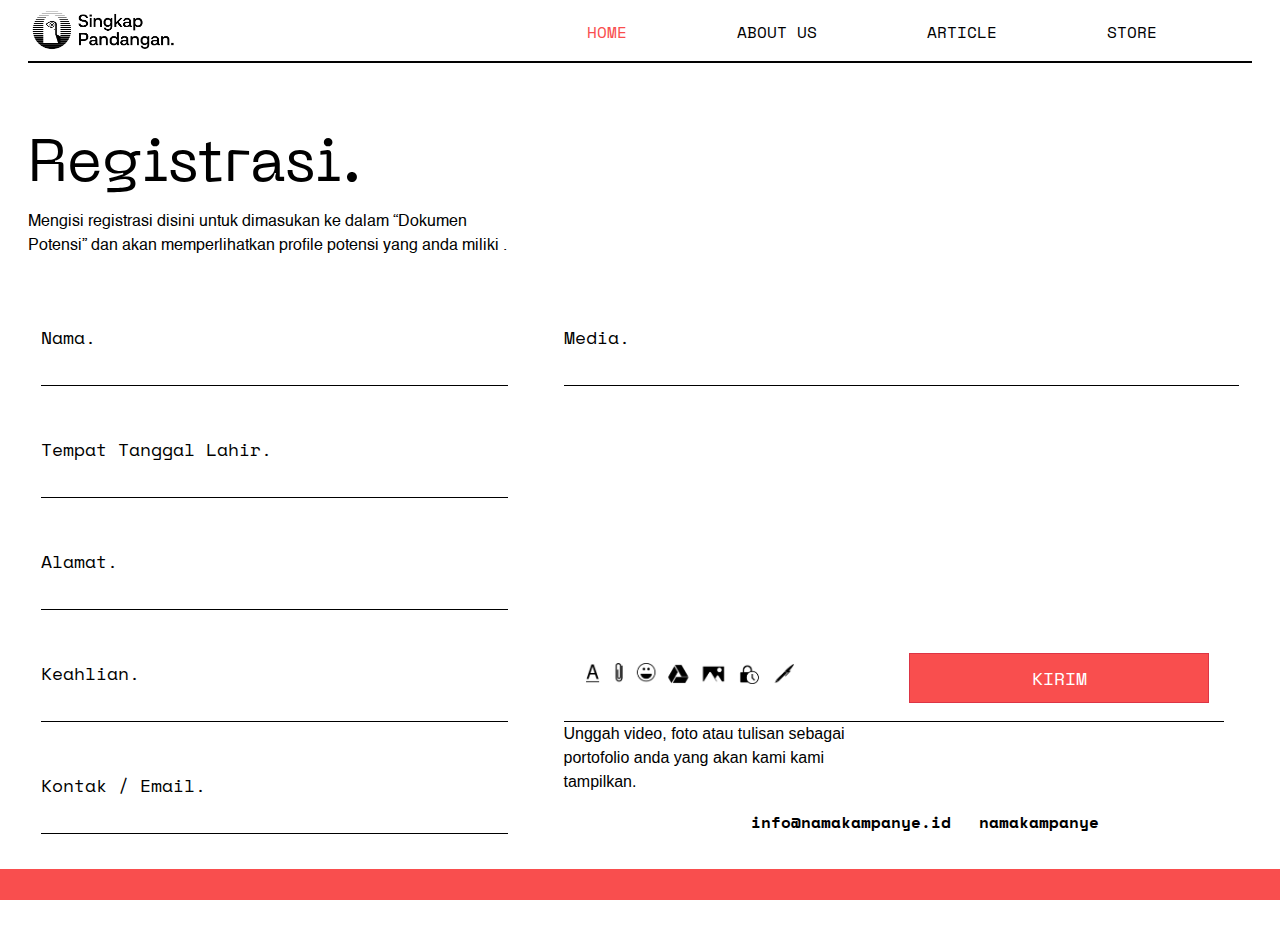
<file: registrasi.html>
<!doctype html>
<html lang="en">
  <head>
    <!-- Required meta tags -->
    <meta charset="utf-8">
    <meta name="viewport" content="width=device-width, initial-scale=1, shrink-to-fit=no">

    <!-- Bootstrap CSS -->
    <link rel="stylesheet" href="assets/css/bootstrap.min.css">

    <!-- Swiper CSS -->
    <link rel="stylesheet" href="assets/css/swiper-bundle.min.css">
    <link rel="stylesheet" href="assets/css/option-swiper.css">

    <!-- CSS -->
    
      <link rel="stylesheet" href="assets/css/navbar-white.css">
    <link rel="stylesheet" href="assets/css/footer.css">
    <link rel="stylesheet" href="assets/css/registrasi.css">
      
    <!-- Icon CSS -->
    <link rel="stylesheet" href="https://use.fontawesome.com/releases/v5.6.3/css/all.css" integrity="sha384-UHRtZLI+pbxtHCWp1t77Bi1L4ZtiqrqD80Kn4Z8NTSRyMA2Fd33n5dQ8lWUE00s/" crossorigin="anonymous">
      
        <!-- Import Font -->
        <style type="text/css">
           @font-face {
                font-family: "Helv";
                src: url('assets/font/Helvetica.ttf');
            }
           @font-face {
                font-family: "NM-L";
                src: url('assets/font/NeueMachina-Light.otf');
            }
           @font-face {
                font-family: "NM-R";
                src: url('assets/font/NeueMachina-Regular.otf');
            }
           @font-face {
                font-family: "NM-U";
                src: url('assets/font/NeueMachina-Ultrabold.otf');
            }
           @font-face {
                font-family: "SM-B";
                src: url('assets/font/SpaceMono-Bold.ttf');
            }
           @font-face {
                font-family: "SM-R";
                src: url('assets/font/SpaceMono-Regular.ttf');
            }
        </style>

    <title>Nama Kampanye | Home</title>
  </head>
  <body>
            <div class="navbar navbar2">
                <a href="home.html">
                    <div class="row">
                        <div class="logo"><img src="assets/img/Logo-black.png"></div>
                    </div>
                </a>
                <ul>
                    <li><a href="store.html">STORE</a></li>
                    <li><a href="article.html">ARTICLE</a></li>
                    <li><a href="about.html">ABOUT US</a></li>
                    <li><a class="active" href="home.html">HOME</a></li>
                </ul>
                <div class="border-nav"></div>
            </div>
      
        <div class="col-md-12 header">
            <div class="row justify-content-md-start">
                <div class="col-md-5">
                    <h1>Registrasi.</h1>
                    <p>Mengisi registrasi disini untuk dimasukan ke dalam “Dokumen Potensi” dan akan memperlihatkan profile potensi yang anda miliki .</p>
                </div>
            </div>
        </div>
        <div class="col-md-12 form">
            <div class="row justify-content-md-center">
                <div class="col-md-5">
                    <label class="col-md-12" for="name">Nama.</label>
                    <input class="col-md-12" type="text" id="name" name="name">
                    <label class="col-md-12" for="ttl">Tempat Tanggal Lahir.</label>
                    <input class="col-md-12" type="text" id="ttl" name="ttl">
                    <label class="col-md-12" for="alamat">Alamat.</label>
                    <input class="col-md-12" type="text" id="alamat" name="alamat">
                    <label class="col-md-12" for="keahlian">Keahlian.</label>
                    <input class="col-md-12" type="text" id="keahlian" name="keahlian">
                    <label class="col-md-12" for="kontak">Kontak / Email.</label>
                    <input class="col-md-12" type="text" id="kontak" name="kontak">
                </div>
                <div class="col-md-7">
                    <label class="col-md-12" for="media">Media.</label>
                    <input class="col-md-12" type="text" id="media" name="media">
                    <div class="col-md-12"></div>
                    <div class="col-md-12">
                        <div class="col-md-10">
                        
                        </div>
                        <div class="col-md-12 kirm-box">
                            <img src="assets/img/icon-kirim.png" class="tool-kirim">
                            <a href="#"><button type="button" class="btn btn-danger back-btn" >KIRIM</button></a>
                        </div>
                    </div>
                    <div class="col-md-12">
                        
                        <p class="mmm">Unggah video, foto atau tulisan sebagai portofolio anda yang akan kami kami tampilkan.</p>
                    </div>
                    <div class="col-md-12 mx">
                        <a href=""><i class="far fa-envelope"></i> info@namakampanye.id</a>
                        <a href=""><i class="fab fa-instagram"></i> namakampanye</a>
                    </div>
                </div>
            </div>
        </div>
    
      <div class="col-md-12 footer-fixed">
       <p class="marquee"><span>BNN Banten Musnahkan Ganja 301 Kilogram Kiriman AcehRabu, 21 Okt 2020 // BNN Bekuk Kurir Pembawa Sabu dan Ekstasi Asal Malaysia  SELASA, 27 OKT 2020 //</span></p>
      </div>
      
      
    <!-- jQuery first, then Popper.js, then Bootstrap JS -->
    <script src="https://ajax.googleapis.com/ajax/libs/jquery/3.5.1/jquery.min.js"></script>
    <script src="https://cdn.jsdelivr.net/npm/popper.js@1.16.1/dist/umd/popper.min.js" integrity="sha384-9/reFTGAW83EW2RDu2S0VKaIzap3H66lZH81PoYlFhbGU+6BZp6G7niu735Sk7lN" crossorigin="anonymous"></script>
    <script src="assets/js/bootstrap.min.js"></script>
    <script src="assets/js/swiper-bundle.min.js"></script>

    <!-- Optional JavaScript -->
    <script src="assets/js/option.js"></script>
  </body>
</html>
</file>
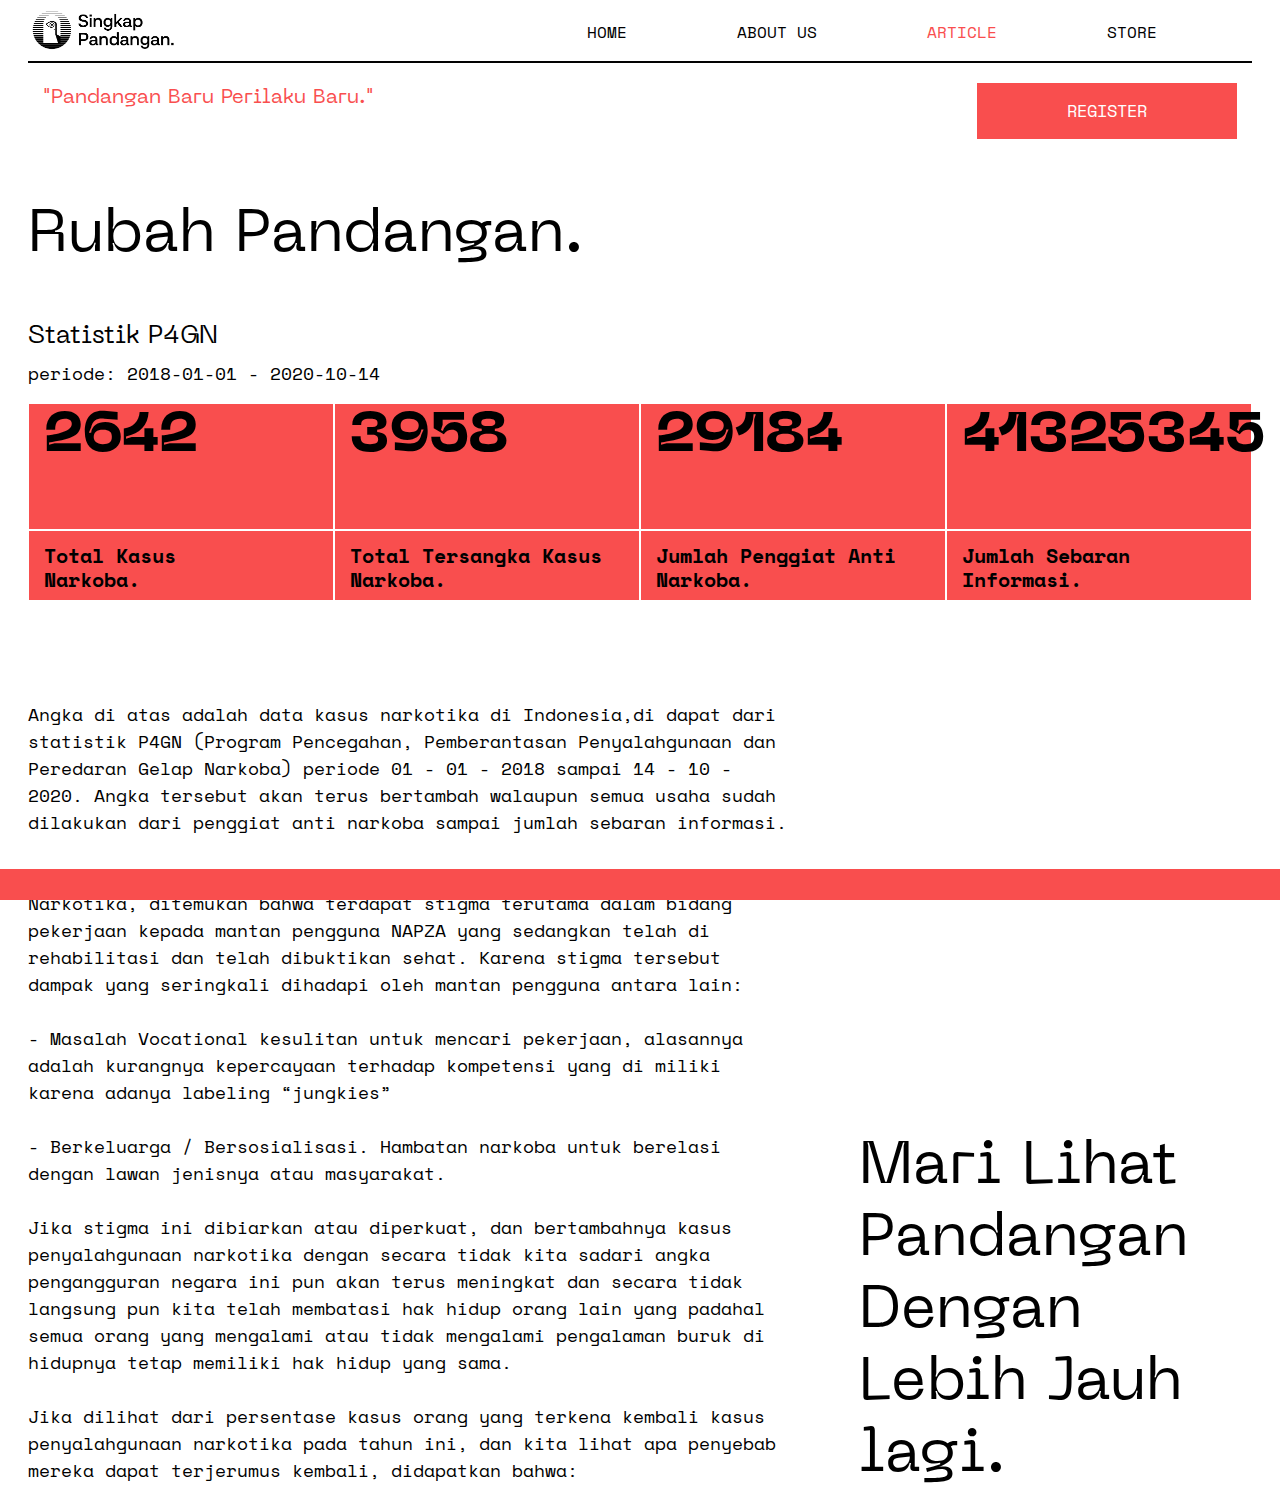
<file: statistik-detail.html>
<!doctype html>
<html lang="en">
  <head>
    <!-- Required meta tags -->
    <meta charset="utf-8">
    <meta name="viewport" content="width=device-width, initial-scale=1, shrink-to-fit=no">

    <!-- Bootstrap CSS -->
    <link rel="stylesheet" href="assets/css/bootstrap.min.css">

    <!-- Swiper CSS -->
    <link rel="stylesheet" href="assets/css/swiper-bundle.min.css">
    <link rel="stylesheet" href="assets/css/option-swiper.css">

    <!-- CSS -->
    <link rel="stylesheet" href="assets/css/navbar-white.css">
    <link rel="stylesheet" href="assets/css/footer.css">
    <link rel="stylesheet" href="assets/css/rhidup.css">
      
    <!-- Icon CSS -->
    <link rel="stylesheet" href="https://use.fontawesome.com/releases/v5.6.3/css/all.css" integrity="sha384-UHRtZLI+pbxtHCWp1t77Bi1L4ZtiqrqD80Kn4Z8NTSRyMA2Fd33n5dQ8lWUE00s/" crossorigin="anonymous">
      
        <!-- Import Font -->
        <style type="text/css">
           @font-face {
                font-family: "Helv";
                src: url('assets/font/Helvetica.ttf');
            }
           @font-face {
                font-family: "NM-L";
                src: url('assets/font/NeueMachina-Light.otf');
            }
           @font-face {
                font-family: "NM-R";
                src: url('assets/font/NeueMachina-Regular.otf');
            }
           @font-face {
                font-family: "NM-U";
                src: url('assets/font/NeueMachina-Ultrabold.otf');
            }
           @font-face {
                font-family: "SM-B";
                src: url('assets/font/SpaceMono-Bold.ttf');
            }
           @font-face {
                font-family: "SM-R";
                src: url('assets/font/SpaceMono-Regular.ttf');
            }
        </style>

    <title>Nama Kampanye | Home</title>
  </head>
  <body>
            <div class="navbar navbar2">
                <a href="home.html">
                    <div class="row">
                        <div class="logo"><img src="assets/img/Logo-black.png"></div>
                    </div>
                </a>
                <ul>
                    <li><a href="store.html">STORE</a></li>
                    <li><a href="article.html" class="active">ARTICLE</a></li>
                    <li><a href="about.html">ABOUT US</a></li>
                    <li><a href="home.html">HOME</a></li>
                </ul>
                <div class="border-nav"></div>
                <div class="col-md-6 nav-bawah">
                    <p id="tagline-nav">"Pandangan Baru Perilaku Baru."</p>
                </div>
                <div class="col-md-6 nav-bawah">
                    <a href="registrasi.html" id="btnnav">REGISTER</a>
                </div>
            </div>
      
        
      
      
      <div class="col-md-12 artikel artikel-2 mb-5" id="artikel-2">
            <h2>Rubah Pandangan.</h2>
            <h4 class="">Statistik P4GN</h4>
            <p>periode: 2018-01-01 - 2020-10-14</p>
                <div class="row justify-content-md-start box-content">
                    <div class="col-md-3 content-statistik">
                        <div class="col-md-12 element">
                            <h1>2642</h1>
                        </div>
                        <div class="col-md-12 element ">
                            <h5 >Total Kasus<br>Narkoba.</h5>
                        </div>
                    </div>
                    <div class="col-md-3 content-statistik">
                        <div class="col-md-12 element">
                            <h1>3958</h1>
                        </div>
                        <div class="col-md-12 element">
                            <h5>Total Tersangka Kasus Narkoba.</h5>
                        </div>
                    </div>
                    <div class="col-md-3 content-statistik">
                        <div class="col-md-12 element">
                            <h1>29184</h1>
                        </div>
                        <div class="col-md-12 element">
                            <h5>Jumlah Penggiat Anti Narkoba.</h5>
                        </div>
                    </div>
                    <div class="col-md-3 content-statistik">
                        <div class="col-md-12 element">
                            <h1>41325345</h1>
                        </div>
                        <div class="col-md-12 element">
                            <h5>Jumlah Sebaran Informasi.</h5>
                        </div>
                    </div>
            <div class="col-md-8 content-artikel-2">
                <p>
                    Angka di atas adalah data kasus narkotika di Indonesia,di dapat dari statistik P4GN (Program Pencegahan, Pemberantasan Penyalahgunaan dan Peredaran Gelap Narkoba) periode 01 - 01 - 2018 sampai 14 - 10 - 2020. Angka tersebut akan terus bertambah walaupun semua usaha sudah dilakukan dari penggiat anti narkoba sampai jumlah sebaran informasi.
<br><br>
                    Selain itu dari banyaknya korban yang terjerat kasus penggunaan Narkotika, ditemukan bahwa terdapat stigma terutama dalam bidang pekerjaan kepada mantan pengguna NAPZA yang sedangkan telah di rehabilitasi  dan telah dibuktikan sehat. Karena stigma tersebut dampak yang seringkali dihadapi oleh mantan pengguna antara lain:
<br><br>
                    - Masalah Vocational 
                    kesulitan untuk mencari pekerjaan, alasannya adalah kurangnya kepercayaan terhadap kompetensi yang di miliki karena adanya labeling “jungkies”
<br><br>
                    - Berkeluarga / Bersosialisasi.
                    Hambatan  narkoba untuk berelasi dengan lawan jenisnya atau masyarakat.
<br><br>
                    Jika stigma ini dibiarkan atau diperkuat, dan bertambahnya kasus penyalahgunaan narkotika dengan secara tidak kita sadari angka pengangguran negara ini pun akan terus meningkat dan secara tidak langsung pun kita telah membatasi hak hidup orang lain yang padahal semua orang yang mengalami atau tidak mengalami pengalaman buruk di hidupnya tetap memiliki hak hidup yang sama.
<br><br>
                    Jika dilihat dari persentase kasus orang yang terkena kembali kasus penyalahgunaan narkotika pada tahun ini, dan kita lihat apa penyebab mereka dapat terjerumus kembali, didapatkan bahwa: 
                </p>
            </div>
              <div class="col-md-4 caption-artikel-2">
                <h2>Mari Lihat Pandangan Dengan Lebih Jauh lagi.</h2>
              </div>
                </div>
      </div>
      
      
    
      <div class="col-md-12 footer-fixed">
       <p class="marquee"><span>BNN Banten Musnahkan Ganja 301 Kilogram Kiriman AcehRabu, 21 Okt 2020 // BNN Bekuk Kurir Pembawa Sabu dan Ekstasi Asal Malaysia  SELASA, 27 OKT 2020 //</span></p>
      </div>
      
      
    <!-- jQuery first, then Popper.js, then Bootstrap JS -->
    <script src="https://ajax.googleapis.com/ajax/libs/jquery/3.5.1/jquery.min.js"></script>
    <script src="https://cdn.jsdelivr.net/npm/popper.js@1.16.1/dist/umd/popper.min.js" integrity="sha384-9/reFTGAW83EW2RDu2S0VKaIzap3H66lZH81PoYlFhbGU+6BZp6G7niu735Sk7lN" crossorigin="anonymous"></script>
    <script src="assets/js/bootstrap.min.js"></script>
    <script src="assets/js/swiper-bundle.min.js"></script>

    <!-- Optional JavaScript -->
    <script src="assets/js/option.js"></script>
  </body>
</html>
</file>
<file: assets/css/navbar.css>
#navbar{
    z-index: 999;
    width: 100%;
    height: auto;
    background: transparent;
    position: fixed;
    padding: 0px 28px;
}

#navbar a{
    padding: 0px 15px;
}
#navbar a .name-logo{
    text-decoration: none;
    margin-left: 10px;
    display: none;
}
#navbar a .name-logo img{
    max-width: 120px;
}
#navbar .logo img{
    max-width: 45px;
}
#navbar .border-nav{
    padding: 0px 28px;
    height: 2px;
    width: 66.8%;
    background: #fff;
    transition: 0.5s ;
}

#navbar ul .home-nav{
    display: inline-block;
    float: right;
    padding-right: 600px;
    margin-top: 20px;
    transition: 0.5s;
}
#navbar ul .home-nav a{
    color: #fff;
    text-decoration: none;
    font-family: SM-R;
}
#navbar ul .home-nav a:hover{
    color: #f94e4e;
    text-decoration: none;
}
#navbar ul .home-nav a.active{
    color: #f94e4e;
}

#navbar #margin-nav{
    position: absolute;
    top: 180px;
    right: 130px;
}
#navbar .margin-nav li{
    display: inline-block;
    padding: 0px 0px 0px 80px;
}
#navbar .margin-nav li a{
    color: #fff;
    text-decoration: none;
    font-family: SM-R;
}
#navbar .margin-nav li a:hover{
    color: #f94e4e;
    text-decoration: none;
}
#navbar .margin-nav li a.active{
    color: #f94e4e;
}

.navbar .col-md-6{
    padding-left: 0px !important;
    padding-right: 0px !important;
}
#navbar .nav-bawah a{
    background: #f94e4e;
    font-family: SM-R;
    font-size: 17px;
    color: #fff;
    text-decoration: none;
    padding: 15px 90px;
    float: right;
    margin-top: 20px;
    display: none;
}

#navbar .nav-bawah p{
    padding-top: 10px;
    font-family: NM-R;
    font-size: 20px;
    display: none;
}

.navbar2{
    z-index: 999;
    width: 100%;
    height: auto;
    background: #000;
    position: fixed;
    padding: 0px 28px;
}

.navbar2 a{
    padding: 0px 15px;
}
.navbar2 a .name-logo{
    font-family: NM-R;
    font-size: 40px;
    text-decoration: none;
    color: #fff;
    line-height: 1;
    margin-left: 10px;
}
.navbar2 .logo img{
    max-width: 150px;
}
.navbar2 .border-nav{
    padding: 0px 28px;
    height: 2px;
    width: 100%;
    background: #fff;
}

.navbar2 ul li{
    display: inline-block;
    float: right;
    padding-right: 80px;
    margin-top: 20px;
    transition: 0.5s;
}
.navbar2 ul li a{
    color: #fff;
    text-decoration: none;
    font-family: SM-R;
}
.navbar2 ul li a:hover{
    color: #f94e4e;
    text-decoration: none;
}
.navbar2 ul li a.active{
    color: #f94e4e;
}

.navbar2 .nav-bawah a{
    background: #f94e4e;
    font-family: SM-R;
    font-size: 17px;
    color: #fff;
    text-decoration: none;
    padding: 15px 90px;
    float: right;
    margin-top: 20px;
}

.navbar2 .nav-bawah p{
    padding-top: 10px;
    font-family: NM-R;
    font-size: 20px;
}

@media (max-width: 1366px){
    #navbar .border-nav{
        padding: 0px 28px;
        height: 2px;
        width: 52.5%;
        background: #fff;
    }
}
</file>
<file: assets/css/footer.css>
.footer-fixed{
    position: fixed;
    background: #f94e4e;
    color: #000;
    bottom: 0;
    z-index: 999;
    padding: 0;
}

.marquee {
    margin: 0 auto;
    white-space: nowrap;
    overflow: hidden;
    font-family: NM-U;
    font-size: 21px;
}

.marquee span {
    display: inline-block;
    padding-left: 100%;
    animation: marquee 20s linear infinite;
}

/* Make it move */
@keyframes marquee {
    0%   { transform: translate(0, 0); }
    100% { transform: translate(-100%, 0); }
}

.footer{
    background: #fff;
    height: 100px;
    color: #000;
    padding: 20px;
    margin-bottom: 30px;
}

.footer .row{
    margin-left: 0 !important;
    margin-right: 0 !important;
}
.footer .contact-footer{
    padding-left: 0 !important;
    padding-right: 0 !important;
}
.footer .contact-footer div div{
    float: right;
    padding-left: 0 !important;
    padding-right: 0 !important;
}
.footer a{
    color: #000;
    text-decoration: none;
    font-family: SM-R;
    font-size: 14.5px;
    padding-left: 60px;
    display: inline-block;
    padding-right: 28px;
    padding-top: 10px;
}


.logo-footer{
    margin-top: -20px;
}
.logo-footer img{
    width: 250px;
}
.img-footer {
    width: 130px;
   float: left;

} 
.img-footer-logo {
    max-width: 80%;
   
}
</file>
<file: assets/css/index.css>
html, body{
    margin: 0;
    height: 100%;
    background: #000;
    color: #fff;
}

.header{
    height: 100%;
}
.header-atas{
    position: absolute;
    top: 0;
    right: 270px;
    color: #fff;
}
.header-atas h1{
    padding-top: 20px;
    font-family: NM-L;
    font-size: 40px;
    margin-left: 7px;
}
.header-bawah{
    position: absolute;
    bottom: 50px;
    left: 28px;
    color: #fff;
}
.header-bawah img{
    padding-top: 20px;
    margin-left: -7px;
    width: 50%;
}
.header-bawah p{
    padding-top: 10px;
    font-family: NM-R;
    font-size: 20px;
    display: none;
}

.statistik{
    margin-bottom: 100px;
}
.statistik h2{
    font-family: NM-R;
    text-align: center;
}
.statistik p{
    font-family: SM-R;
    text-align: center;
    font-size: 25px;
}
.statistik .content-statistik{
    font-family: SM-R;
    font-size: 12px;
    padding-left: 0;
    padding-right: 0;
}

.statistik .content-statistik .border-statistika{
 border: 1px solid #fff;
}
.statistik .content-statistik button{
    background: transparent;
    border: none;
    color: #fff;
}
body{
    padding-right: 0px !important;
}

@-webkit-keyframes border {
    from {
        bottom: 2px;
        top: 2px;
    }
    to {
        bottom: -8px;
        right: -1px;
    }
}

.statistik .content-statistik .btn-tutup{
    width: 25px;
    transform: rotate(90deg);
    background: #000;
    padding: 8px 5px;
    border-radius: 100%;
    margin-top: 5px;
}
.statistik .content-statistik img{
    width: 25px;
    transform: rotate(-90deg);
    background: #f94e4e;
    padding: 8px 5px;
    border-radius: 100%;
    margin-top: 5px;
}
.statistik .content-statistik h1{
    font-family: NM-L;
    font-size: 79px;
    padding-bottom: 50px;
}
.statistik .content-statistik h5{
    font-family: SM-R;
    padding-top: 5px;
}

.statistik .content-statistik .modal-statistika-index{
    background: #f94e4e;
    position: absolute;
    padding-left: 0px !important;
    padding-right: 0px !important;
    overflow: auto;
    height: auto;
    width: auto;
}
.statistik .content-statistik .modal-statistika-index p{
    font-family: Helv;
    font-size: 12px !important;
    text-align: left;
}
.modal-backdrop{
    display: none;
}
.modal-open{
    overflow: auto !important;
}

.statistik .btn-statistik{
    margin-top: 50px;
    border: 1px solid #fff;
    border-radius: 100px;
}
.statistik .btn-statistik a{
    font-family: NM-R;
    color: #fff;
    text-decoration: none;
    display: block;
    text-align: right;
}
.statistik .btn-statistik a .baca-lengkap{
    height: 100%;
    width: 160px;
    background: #fff;
    border-radius: 100px;
    position: absolute;
}
.statistik .btn-statistik a img{
    width: 20px;
}

.left-column
{
  width: 50%;
  min-height: 400px;
 position: absolute;
    border: 1px solid ;
  float: left;
cursor: pointer;
    left: 0;
}
.right-column
{
  position: absolute;
  width: 50%;
  min-height: 400px;
 border: 1px solid ;
  float: right;
    right: 0px;
cursor: pointer;
}
       
.metode-terapan {
    padding: 0px 28px;
    margin-bottom: 100px;
}
.metode-terapan .row{
  
}
.metode-terapan h1{
    font-family: NM-R;
    font-size: 60px;
}
.metode-terapan .box-metode-terapan {
    border-left: none;
    border-right: none;
    height: 400px;
    text-decoration: none;
    color: #fff;
    padding: 0;
    width:100%;
    position: relative;
}

.Modalvideo{
    background: rgba(0, 0, 0, 0.8);
}
.Modalvideo iframe{
    position: absolute;
    top: 50%;
    left: 50%;
    transform: translateX(-50%) translateY(-50%);
}
.Modalvideo button{
    position: absolute;
    top: 20px;
    right: 20px;
    color: #fff;
    background: transparent;
    border: none;
    font-size: 36px;
}



.box-metode-terapan:before
{
  content: "";
  clear: both;
  display: table;
}
.box-metode-terapan:after
{
  content: "";
  clear: both;
  display: table;
}
.metode-terapan .klik{
    padding-top: 10px;
    padding-left: 0px !important;
    padding-right: 30px !important;
    text-align: right;
}
.metode-terapan  h2{
    font-family: SM-B;
    padding: 10px 0px 0px 0px;
    color: #f94e4e;
}
.metode-terapan  .klik{
    font-family: SM-R;
    color: red;
}
.metode-video {
    width: 0px;
    padding: 15px 0px 0px 0px;
    float: right;
    position: relative;
    left: 130px;
    cursor: pointer;
}
.metode-videox {
    width: 0px;
    padding: 15px 0px 0px 0px;
    float: left;
    position: relative;
    left: 250px;
    cursor: pointer;
}
.metode-terapan  .content-metode-terapan{
    position: absolute;
    bottom: 0;
    font-family: Helv;
    padding: 12px;;
}
.metode-terapan .baca-lengkap{
    font-family: NM-R;
    color: #fff;
    text-decoration: none;
    border: none;
    float: right;
    padding-right: 15px;
}
.metode-terapan .baca-lengkap img{
    width: 20px;
}

.rangkaian-hidup {
    margin-bottom: 100px;
    padding: 0px 45px;
}
.rangkaian-hidup .box-rangkaian-hidup{
    border: 1px solid #fff;
    border-left: none;
    border-right: none;
}
.rangkaian-hidup h1{
    font-family: NM-R;
    font-size: 60px;
}
.rangkaian-hidup .about-rangkaian-hidup{
    position: absolute;
    bottom: 0;
    font-family: Helv;
    padding: 0;
}
.rangkaian-hidup .baca-lengkap{
    font-family: NM-R;
    color: #fff;
    text-decoration: none;
    border: none;
    text-align: center;
}

.dokumen-potensi {
    margin-bottom: 100px;
    padding: 0px 28px;
}

.dokumen-potensi h1{
    font-family: NM-R;
    font-size: 60px;
}

.dokumen-potensi .about-dokumen-potensi{
    position: absolute;
    bottom: -10px;
    font-family: Helv;
    padding: 0;
}

.dokumen-potensi .doc-profil{
    margin-top: 50px;
    padding-right: 32px;
    
}
.dokumen-potensi .text-profil{
    color: #000;
    background: #fff;
    font-family: NM-U;
    font-size: 17px;
    margin: 0;
    width: 110px;
    padding-top: 2px;
    padding-left: 10px;
    margin-left: -15px;
    border-top-left-radius: 50px;
    border-top-right-radius: 100px;
}
.dokumen-potensi a{
    color: #fff;
    text-decoration: none;
    border: 1px solid #fff;
    margin-bottom: 10px;
}
.dokumen-potensi a h2{
    font-family: SM-B;
    font-size: 28px;
    padding-top: 7px;
}
.dokumen-potensi a img{
    max-width: 30px;
    height: 30px;
    background: #f94e4e;
    padding: 10px 8px;
    border-radius: 100%;
    margin-top: 10px;
}

.store {
    margin-bottom: 100px;
    padding: 0px 28px;
}

.store h1{
    font-family: NM-R;
    font-size: 60px;
}
.store h2{
    font-family: SM-B;
    font-size: 28px;
}

.store .about-store{
    position: absolute;
    bottom: -10px;
    font-family: Helv;
    padding: 0;
}

.btn-add-cart {
    display: none;
    color: white;
    background-color: #f94e4e;
    line-height: 30px;
    font-family: SM-B;
    font-size: 17px;
    z-index: 99;
}

.swiper3 .swiper-slide:hover .btn-add-cart {
    display: block;
    position: absolute;
    top: 20px;
    text-decoration: none;
    color: #ffffff;
    width: 90%;
    text-align: center;
    padding: 20px;
}

.swiper3 .swiper-slide:hover btn-add-cart {
    filter: none;
    -webkit-filter: grayscale(0%);
}
</file>
<file: assets/css/ereser.css>
* {
      -webkit-touch-callout: none; /* prevent callout to copy image, etc when tap to hold */
      -webkit-text-size-adjust: none; /* prevent webkit from resizing text to fit */
    /* make transparent link selection, adjust last value opacity 0 to 1.0 */
      -webkit-tap-highlight-color: rgba(0,0,0,0);
      -webkit-user-select: none; /* prevent copy paste, to allow, change 'none' to 'text' */
     /* -webkit-tap-highlight-color: rgba(0,0,0,0); */
     
    }

    
.stigma-text {
    color: white;
    padding: 12px;
    width: 500px;
    font-size: 70px;
}
.stigma-text-2 {
    color: white;
    position: absolute;
    right: 0;
    padding: 12px;
    width: 400px;
    font-size: 70px;
}    
    
.container {
        display: inline-block;
        width: 100%;
        height: 80%;
      }

#robot {
    position: absolute;
        width: 30%;
        top: 35%;
        left: 35%;
        z-index: 0;
    
      
   
      }
.dotsred {   
    width: 40%;
    margin: auto;
    float: left;
    
  }

      #redux {
        position: absolute;
        top: 10%;
        left: 30%;
        z-index: 2;
      }



      small {
        font-size: 12px;
        color: #BBB;
        font-weight: normal;
      }
</file>
<file: assets/css/about.css>
html, body{
    margin: 0;
    height: 100%;
    background: #000;
    color: #fff;
}

.header{
    padding: 200px 28px 100px 28px;
}
.header h2{
    font-family: NM-R;
    font-size: 60px;
}
.header h1{
    font-family: NM-R;
    font-size: 96px;
    padding-top: 50px;
}
.header p{
    font-family: Helv;
    font-size: 20px;
    margin-top: 150px;
}
.header a{
    color: #fff;
    text-decoration: none;
    font-family: NM-R;
    font-size: 14px;
    float: right;
}
.header a img{
    max-width: 14px;
}
</file>
<file: assets/css/article.css>
html, body{
    margin: 0;
    height: 100%;
    background: #000;
    color: #fff;
}

.header{
    padding: 150px 28px 100px 28px;
}
.header h1{
    font-family: NM-R;
    font-size: 60px;
    padding-top: 50px;
}

.header .menu-artikel{
    margin-top: 50px;
    padding: 0px 28px;
}
.header a{
    color: #fff;
    text-decoration: none;
    border: 1px solid #fff;
    border-left: none;
    border-right: none;
}
.header a h2{
    font-family: SM-R;
    font-size: 31.5px;
    padding-top: 7px;
}
.header a img{
    max-width: 30px;
    height: 30px;
    background: #f94e4e;
    padding: 10px 8px;
    border-radius: 100%;
    margin-top: 10px;
}

.artikel{
    padding: 200px 28px 0px 28px;
}
.artikel h2{
    font-family: NM-R;
    font-size: 60px;
}

.artikel-1 img{
    width: 100%;
    height: auto;
}

.artikel-1 .content-artikel-1{
    margin-top: 100px;
    padding-right: 50px;
    font-family: Helv;
    font-size: 20px;
}

.artikel-1 h2{
    font-family: NM-R;
    font-size: 40.8px;
    position: absolute;
    bottom: 0;
}


.artikel-2 .row{
    margin-left: 0;
    margin-right: 0;
}
.artikel-2 .content-statistik{
    padding-left: 0;
    padding-right: 0;
    background: #f94e4e;
}
.artikel-2 .content-statistik div{
    border: 1px solid #fff;
}
.artikel-2 h4{
    font-family: NM-R;
    font-size: 25px;
    margin-top: 50px;
}
.artikel-2 p{
    font-family: SM-R;
    font-size: 18px;
}
.artikel-2 .content-statistik h1{
    font-family: NM-U;
    font-size: 56px;
    padding-bottom: 50px;
}
.artikel-2 .content-statistik h5{
    font-family: SM-B;
    padding-top: 12.8px;
}

.artikel-2 .content-artikel-2{
    margin-top: 100px;
    padding-right: 50px;
    font-family: Helv;
    font-size: 20px;
    padding-left: 0px !important;
}

.artikel-2 .caption-artikel-2 h2{
    font-family: NM-R;
    font-size: 60px;
    position: absolute;
    bottom: 0;
}



.artikel-4{
    margin-bottom: 100px;
}
.artikel-4 .swiper-container {
    width: 100%;
    margin-top: 100px;
}
.artikel-4 .swiper-container img{
    width: 250px;
    margin-right: 50px;
}
.artikel-4 .swiper-container .img-slider{
    width: 200px;
    margin-top: 150px;
    margin: 150px 10px 0px 10px;
}
.artikel-4 .swiper-container .content-slider-artikel{
    margin-top: 50px;
}
.artikel-4 .swiper-container .content-slider-artikel h4{
    font-family: SM-B;
    font-size: 38.7px;
    margin-bottom: 100px;
}
.artikel-4 .swiper-container .content-slider-artikel h5{
    font-family: NM-U;
    font-size: 22px;
    margin-top: 100px;
}
.artikel-4 .swiper-container .content-slider-artikel p{
    padding-right: 50px;
    font-family: Helv;
    font-size: 20px;
}
.artikel-4 .swiper-container .portofolio-artikel{
    margin-top: 50px;
}
.artikel-4 .swiper-container .portofolio-artikel h4{
    text-align: right;
    font-family: SM-B;
    font-size: 38.7px;
    margin-bottom: 100px;
}
.artikel-4 .swiper-container .portofolio-artikel p{
    font-family: SM-R;
}
.artikel-4 .swiper-container .portofolio-artikel  .img-bahan-foto-2627{
    width: 100%;
}
.artikel-4 .swiper-container .portofolio-artikel  .img-bahan-foto-2524{
    width: 70%;
}
.artikel-4 .swiper-container .portofolio-artikel  .img-bahan-foto-2829{
    width: 55%;
}
.artikel-4 .swiper-container .portofolio-artikel .col-md-12{
    margin-bottom: 30px;
}


.artikel-4 .btn-swiper .swiper-prev{
    border-bottom: 1px solid #fff;
    border-top: 1px solid #fff;
    border-right: 0.5px solid #fff;
    height: 60px;
}
.artikel-4 .btn-swiper .swiper-next{
    border-bottom: 1px solid #fff;
    border-top: 1px solid #fff;
    border-left: 0.5px solid #fff;
    height: 60px;
}
.artikel-4 .btn-swiper{
    padding: 0px 28px;
}
.artikel-4 .btn-swiper .col-md-6{
    height: 60px;
}

.artikel-4 .btn-prev{
    color: #fff;
    float: left;
}
.artikel-4 .btn-next{
    color: #fff;
    float: right;
}
.artikel-4 .two-swiper{
    margin-top: 10px;
    font-family: SM-R;
    font-size: 24px;
}
.artikel-4 .two-swiper img{
    max-width: 50px;
    background: #f94e4e;
    padding: 12px 10px;
    border-radius: 100%;
    margin-top: -6px;
}



.dokumen-potensi {
    margin-bottom: 00px;
    padding: 170px 28px 0px 28px;
}

.dokumen-potensi h1{
    font-family: NM-R;
    font-size: 60px;
}

.dokumen-potensi .about-dokumen-potensi{
    position: absolute;
    bottom: -10px;
    font-family: Helv;
    padding: 0;
}

.dokumen-potensi .doc-profil{
    margin-top: 50px;
    padding-right: 32px;
    
}
.dokumen-potensi .text-profil{
    color: #000;
    background: #fff;
    font-family: NM-U;
    font-size: 17px;
    margin: 0;
    width: 110px;
    padding-top: 2px;
    padding-left: 10px;
    margin-left: -15px;
    border-top-left-radius: 50px;
    border-top-right-radius: 100px;
}
.dokumen-potensi a{
    color: #fff;
    text-decoration: none;
    border: 1px solid #fff;
    margin-bottom: 10px;
}
.dokumen-potensi a h2{
    font-family: SM-B;
    font-size: 28px;
    padding-top: 7px;
}
.dokumen-potensi a img{
    max-width: 30px;
    height: 30px;
    background: #f94e4e;
    padding: 10px 8px;
    border-radius: 100%;
    margin-top: 10px;
}
</file>
<file: assets/css/navbar-white.css>
.navbar2{
    z-index: 999;
    width: 100%;
    height: auto;
    background: #ffffff;
    position: fixed;
    padding: 0px 28px;
}

.navbar2 a{
    padding: 0px 15px;
}
.navbar2 a .name-logo{
    font-family: NM-R;
    font-size: 40px;
    text-decoration: none;
    color: #000000;
    line-height: 1;
    margin-left: 10px;
}
.navbar2 .logo img{
    max-width: 150px;
}
.navbar2 .border-nav{
    padding: 0px 28px;
    height: 2px;
    width: 100%;
    background: #020202;
}

.navbar2 ul li{
    display: inline-block;
    float: right;
    padding-right: 80px;
    margin-top: 20px;
    transition: 0.5s;
}
.navbar2 ul li a{
    color: #000000;
    text-decoration: none;
    font-family: SM-R;
}
.navbar2 ul li a:hover{
    color: #f94e4e;
    text-decoration: none;
}
.navbar2 ul li a.active{
    color: #f94e4e;
}

.navbar2 .nav-bawah a{
    background: #f94e4e;
    font-family: SM-R;
    font-size: 17px;
    color: #fff;
    text-decoration: none;
    padding: 15px 90px;
    float: right;
    margin-top: 20px;
}

.navbar2 .nav-bawah p{
    padding-top: 10px;
    font-family: NM-R;
    font-size: 20px;
    color: #f94e4e;
}

@media (max-width: 1366px){
    #navbar .border-nav{
        padding: 0px 28px;
        height: 2px;
        width: 52.5%;
        background: #f94e4e;
    }
}
</file>
<file: assets/css/rhidup.css>
html, body{
    margin: 0;
    height: 100%;
    background: #ffffff;
    color: #000000;
}

.header{
    padding: 150px 28px 100px 28px;
}
.header h1{
    font-family: NM-R;
    font-size: 60px;
    padding-top: 50px;
}

.header .menu-artikel{
    margin-top: 50px;
    padding: 0px 28px;
}
.header a{
    color: #fff;
    text-decoration: none;
    border: 1px solid #fff;
    border-left: none;
    border-right: none;
}
.header a h2{
    font-family: SM-R;
    font-size: 31.5px;
    padding-top: 7px;
}
.header a img{
    max-width: 30px;
    height: 30px;
    background: #f94e4e;
    padding: 10px 8px;
    border-radius: 100%;
    margin-top: 10px;
}

.artikel{
    padding: 200px 28px 0px 28px;
}
.artikel h2{
    font-family: NM-R;
    font-size: 60px;
}

.artikel-1 img{
    width: 100%;
    height: auto;
}

.artikel-1 .content-artikel-1{
    margin-top: 100px;
    padding-right: 50px;
    font-family: Helv;
    font-size: 20px;
}

.artikel-1 h2{
    font-family: NM-R;
    font-size: 40.8px;
    position: absolute;
    bottom: 0;
}


.artikel-2 .row{
    margin-left: 0;
    margin-right: 0;
}
.artikel-2 .content-statistik{
    padding-left: 0;
    padding-right: 0;
    background: #f94e4e;
}
.artikel-2 .content-statistik div{
    border: 1px solid #fff;
}
.artikel-2 h4{
    font-family: NM-R;
    font-size: 25px;
    margin-top: 50px;
}
.artikel-2 p{
    font-family: SM-R;
    font-size: 18px;
}
.artikel-2 .content-statistik h1{
    font-family: NM-U;
    font-size: 56px;
    padding-bottom: 50px;
}
.artikel-2 .content-statistik h5{
    font-family: SM-B;
    padding-top: 12.8px;
}

.artikel-2 .content-artikel-2{
    margin-top: 100px;
    padding-right: 50px;
    font-family: Helv;
    font-size: 20px;
    padding-left: 0px !important;
}

.artikel-2 .caption-artikel-2 h2{
    font-family: NM-R;
    font-size: 60px;
    position: absolute;
    bottom: 0;
}



.artikel-4{
    margin-bottom: 100px;
}
.artikel-4 .swiper-container {
    width: 100%;
    margin-top: 100px;
}
.artikel-4 .swiper-container img{
    width: 250px;
    margin-right: 50px;
}
.artikel-4 .swiper-container .img-slider{
    width: 200px;
    margin-top: 150px;
    margin: 150px 10px 0px 10px;
}
.artikel-4 .swiper-container .content-slider-artikel{
    margin-top: 50px;
}
.artikel-4 .swiper-container .content-slider-artikel h4{
    font-family: SM-B;
    font-size: 38.7px;
    margin-bottom: 100px;
}
.artikel-4 .swiper-container .content-slider-artikel h5{
    font-family: NM-U;
    font-size: 22px;
    margin-top: 100px;
}
.artikel-4 .swiper-container .content-slider-artikel p{
    padding-right: 50px;
    font-family: Helv;
    font-size: 20px;
}
.artikel-4 .swiper-container .portofolio-artikel{
    margin-top: 50px;
}
.artikel-4 .swiper-container .portofolio-artikel h4{
    text-align: right;
    font-family: SM-B;
    font-size: 38.7px;
    margin-bottom: 100px;
}
.artikel-4 .swiper-container .portofolio-artikel p{
    font-family: SM-R;
}
.artikel-4 .swiper-container .portofolio-artikel  .img-bahan-foto-2627{
    width: 100%;
}
.artikel-4 .swiper-container .portofolio-artikel  .img-bahan-foto-2524{
    width: 70%;
}
.artikel-4 .swiper-container .portofolio-artikel  .img-bahan-foto-2829{
    width: 55%;
}
.artikel-4 .swiper-container .portofolio-artikel .col-md-12{
    margin-bottom: 30px;
}


.artikel-4 .btn-swiper .swiper-prev{
    border-bottom: 1px solid #000000;
    border-top: 1px solid #000000;
    border-right: 0.5px solid #000000;
    height: 60px;
}
.artikel-4 .btn-swiper .swiper-next{
    border-bottom: 1px solid #000000;
    border-top: 1px solid #000000;
    border-left: 0.5px solid #000000;
    height: 60px;
}
.artikel-4 .btn-swiper{
    padding: 0px 28px;
}
.artikel-4 .btn-swiper .col-md-6{
    height: 60px;
}

.artikel-4 .btn-prev{
    color: #fff;
    float: left;
}
.artikel-4 .btn-next{
    color: #fff;
    float: right;
}
.artikel-4 .two-swiper{
    margin-top: 10px;
    font-family: SM-R;
    font-size: 24px;
}
.artikel-4 .two-swiper img{
    max-width: 50px;
    background: #f94e4e;
    padding: 12px 10px;
    border-radius: 100%;
    margin-top: -6px;
}



.dokumen-potensi {
    margin-bottom: 00px;
    padding: 170px 28px 0px 28px;
}

.dokumen-potensi h1{
    font-family: NM-R;
    font-size: 60px;
}

.dokumen-potensi .about-dokumen-potensi{
    position: absolute;
    bottom: -10px;
    font-family: Helv;
    padding: 0;
}

.dokumen-potensi .doc-profil{
    margin-top: 50px;
    padding-right: 32px;
    
}
.dokumen-potensi .text-profil{
    color: #000;
    background: #fff;
    font-family: NM-U;
    font-size: 17px;
    margin: 0;
    width: 110px;
    padding-top: 2px;
    padding-left: 10px;
    margin-left: -15px;
    border-top-left-radius: 50px;
    border-top-right-radius: 100px;
}
.dokumen-potensi a{
    color: #fff;
    text-decoration: none;
    border: 1px solid #fff;
    margin-bottom: 10px;
}
.dokumen-potensi a h2{
    font-family: SM-B;
    font-size: 28px;
    padding-top: 7px;
}
.dokumen-potensi a img{
    max-width: 30px;
    height: 30px;
    background: #f94e4e;
    padding: 10px 8px;
    border-radius: 100%;
    margin-top: 10px;
}
</file>
<file: assets/css/registrasi.css>
html, body{
    margin: 0;
    height: 100%;
    background: #ffffff;
    color: #000000;
}

.header{
    padding: 80px 28px 0px 28px;
}
.header h1{
    font-family: NM-R;
    font-size: 60px;
    padding-top: 50px;
}
.header p{
    font-family: Helv;
    font-size: 16px;
}

.form{
    padding: 0px 28px 100px 28px;
}
.form .row .col-md-12{
    padding-left: 0px;
}
.form .row .col-md-5{
    padding: 0px 28px;
}
.form .row .col-md-7{
    padding: 0px 28px;
}
.form label{
    font-family: SM-R;
    font-size: 18px;
    margin-top: 50px;
}
.form input{
    background: transparent;
    border: none;
    border-bottom: 1px solid #000000;
    color: #fff;
}
.tool-kirim {
    width: 252px;
    padding: 22px;
}
.kirm-box {
    display: inline-block;
    padding-top: 255px;
    padding-bottom: 15px;
    border-bottom: 1px solid;
}
.back-btn {
    width: 300px;
    height: 50px;
    float: right;
    margin-top: 12px;
    font-size: 18px;
    bottom: 1px;
    font-family: SM-R;
    background-color: #f94e4e;
    border-radius: 0px;
}
.mmm {
    width: 50%;
}
.mx {
    float: right;
    width: 500px;
    color: #000000;
}
.mx a {
    padding: 12px;
    color: #000000;
    font-family: SM-B;
}
    
}
</file>
